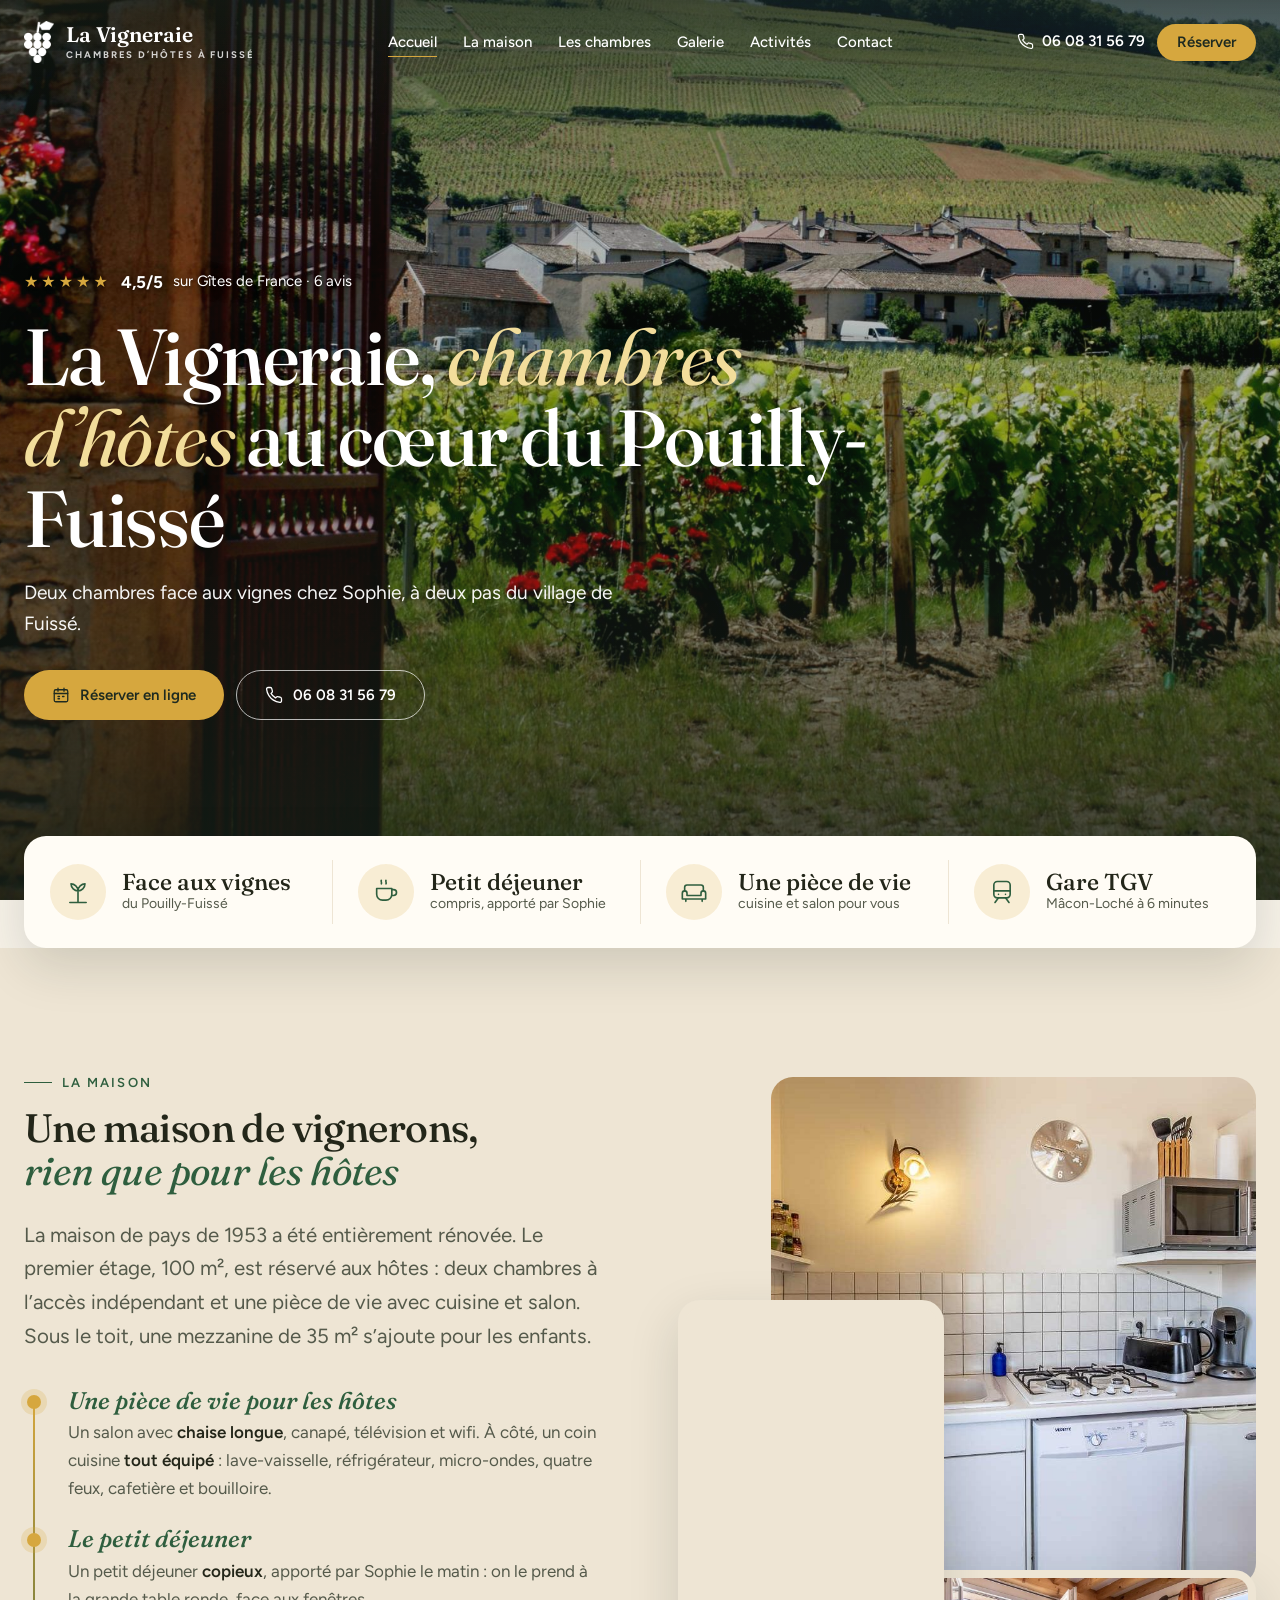
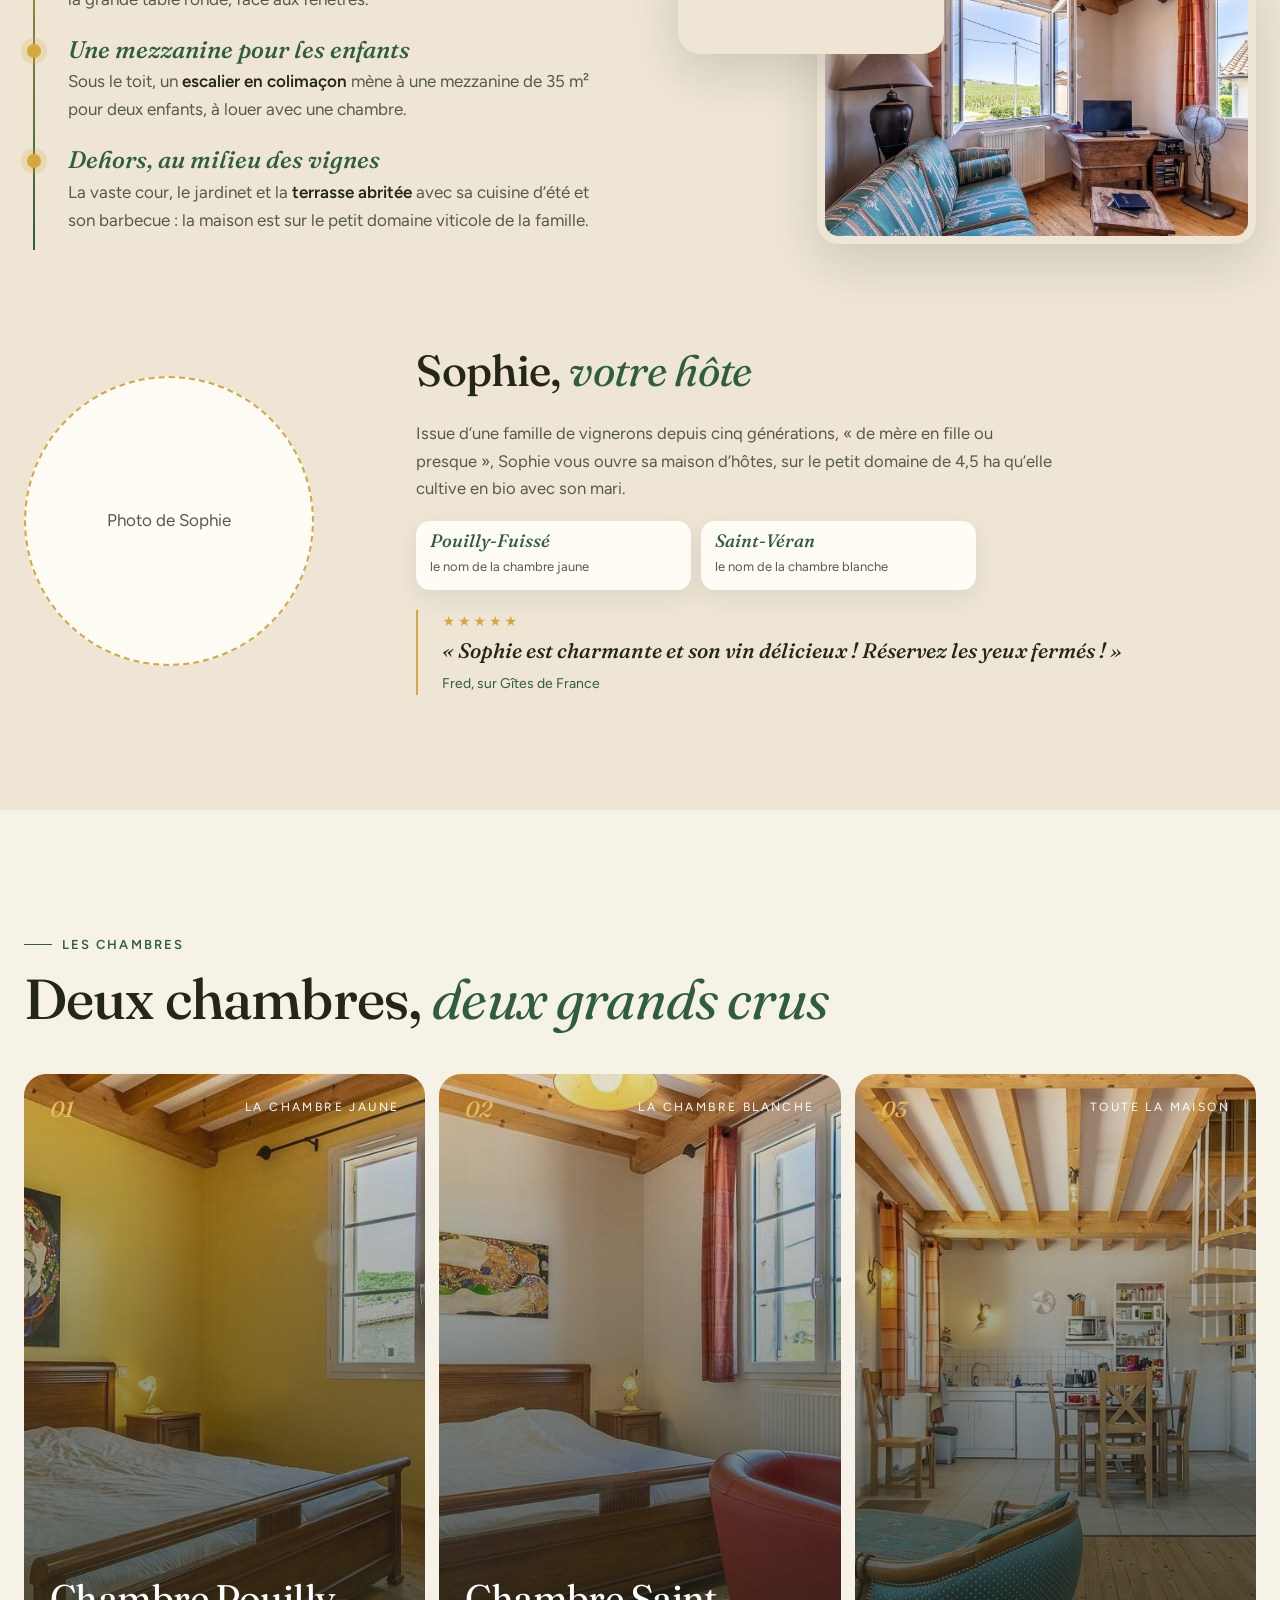
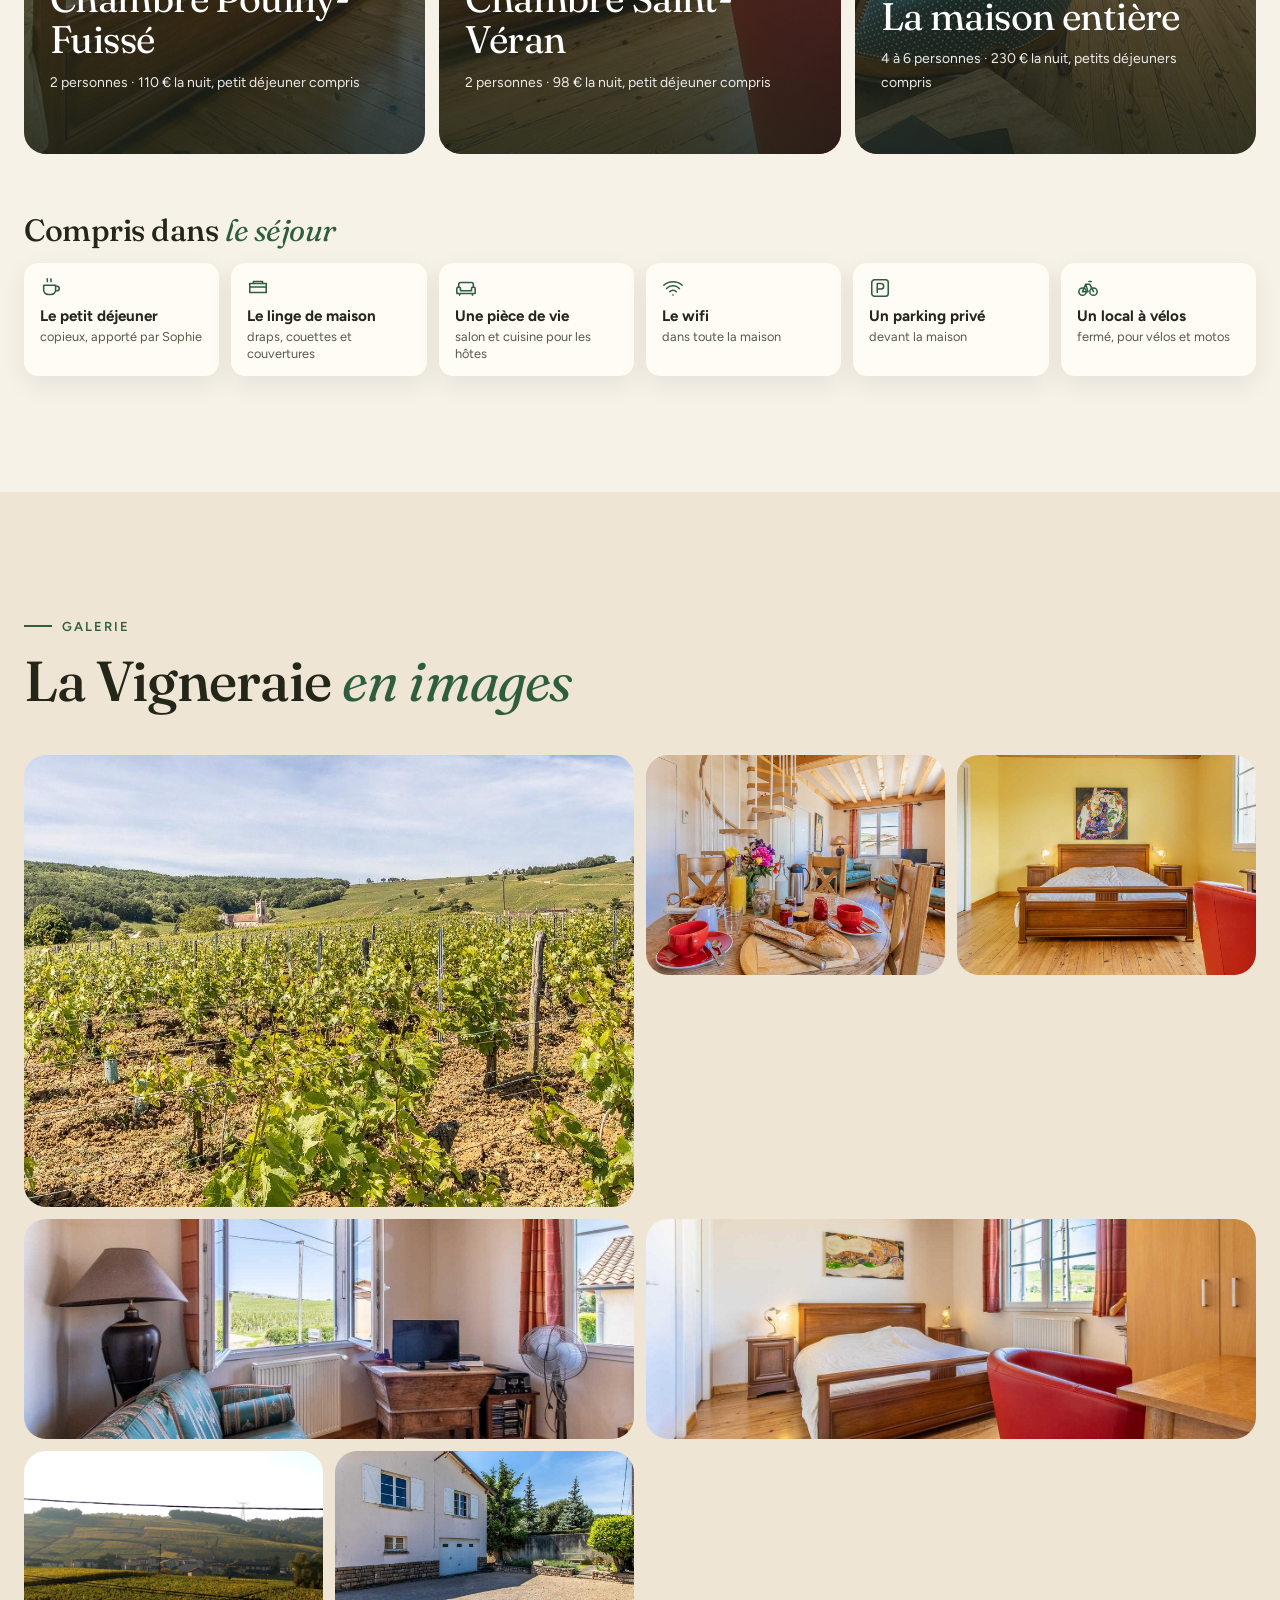
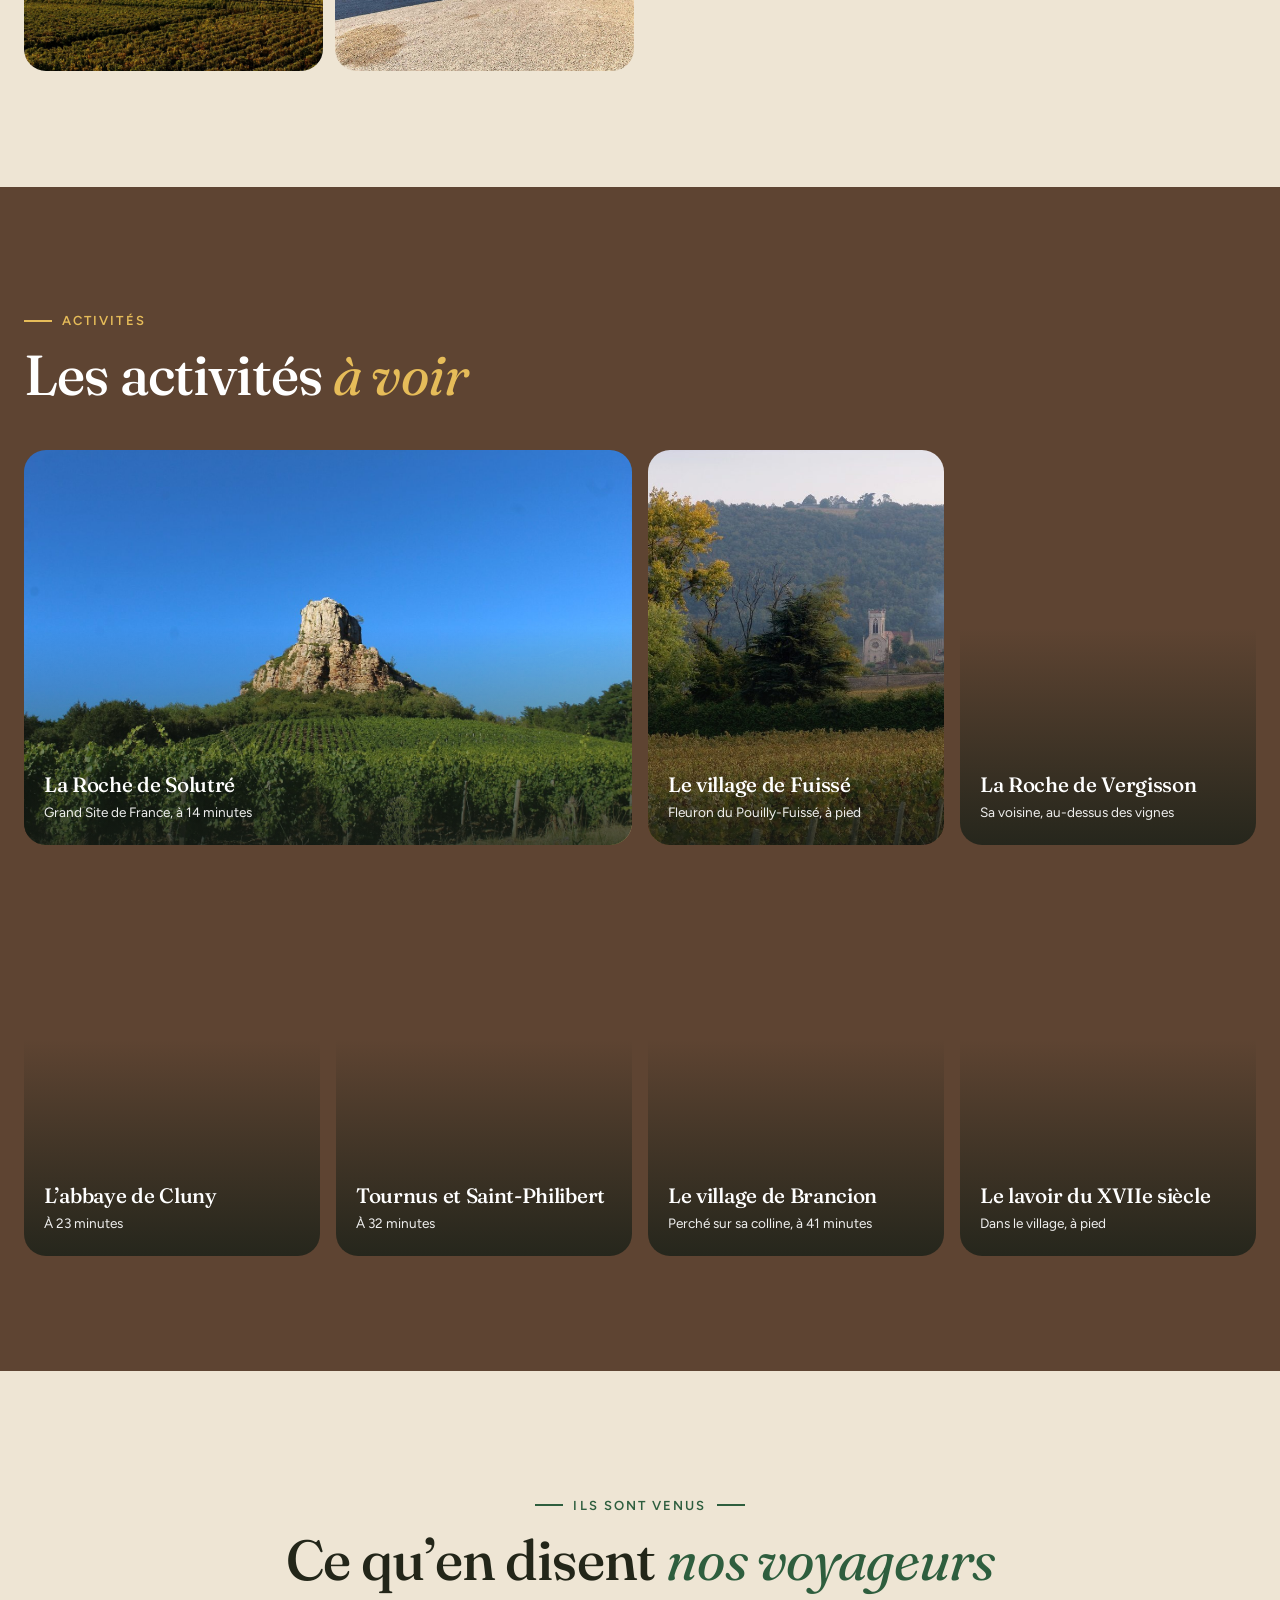
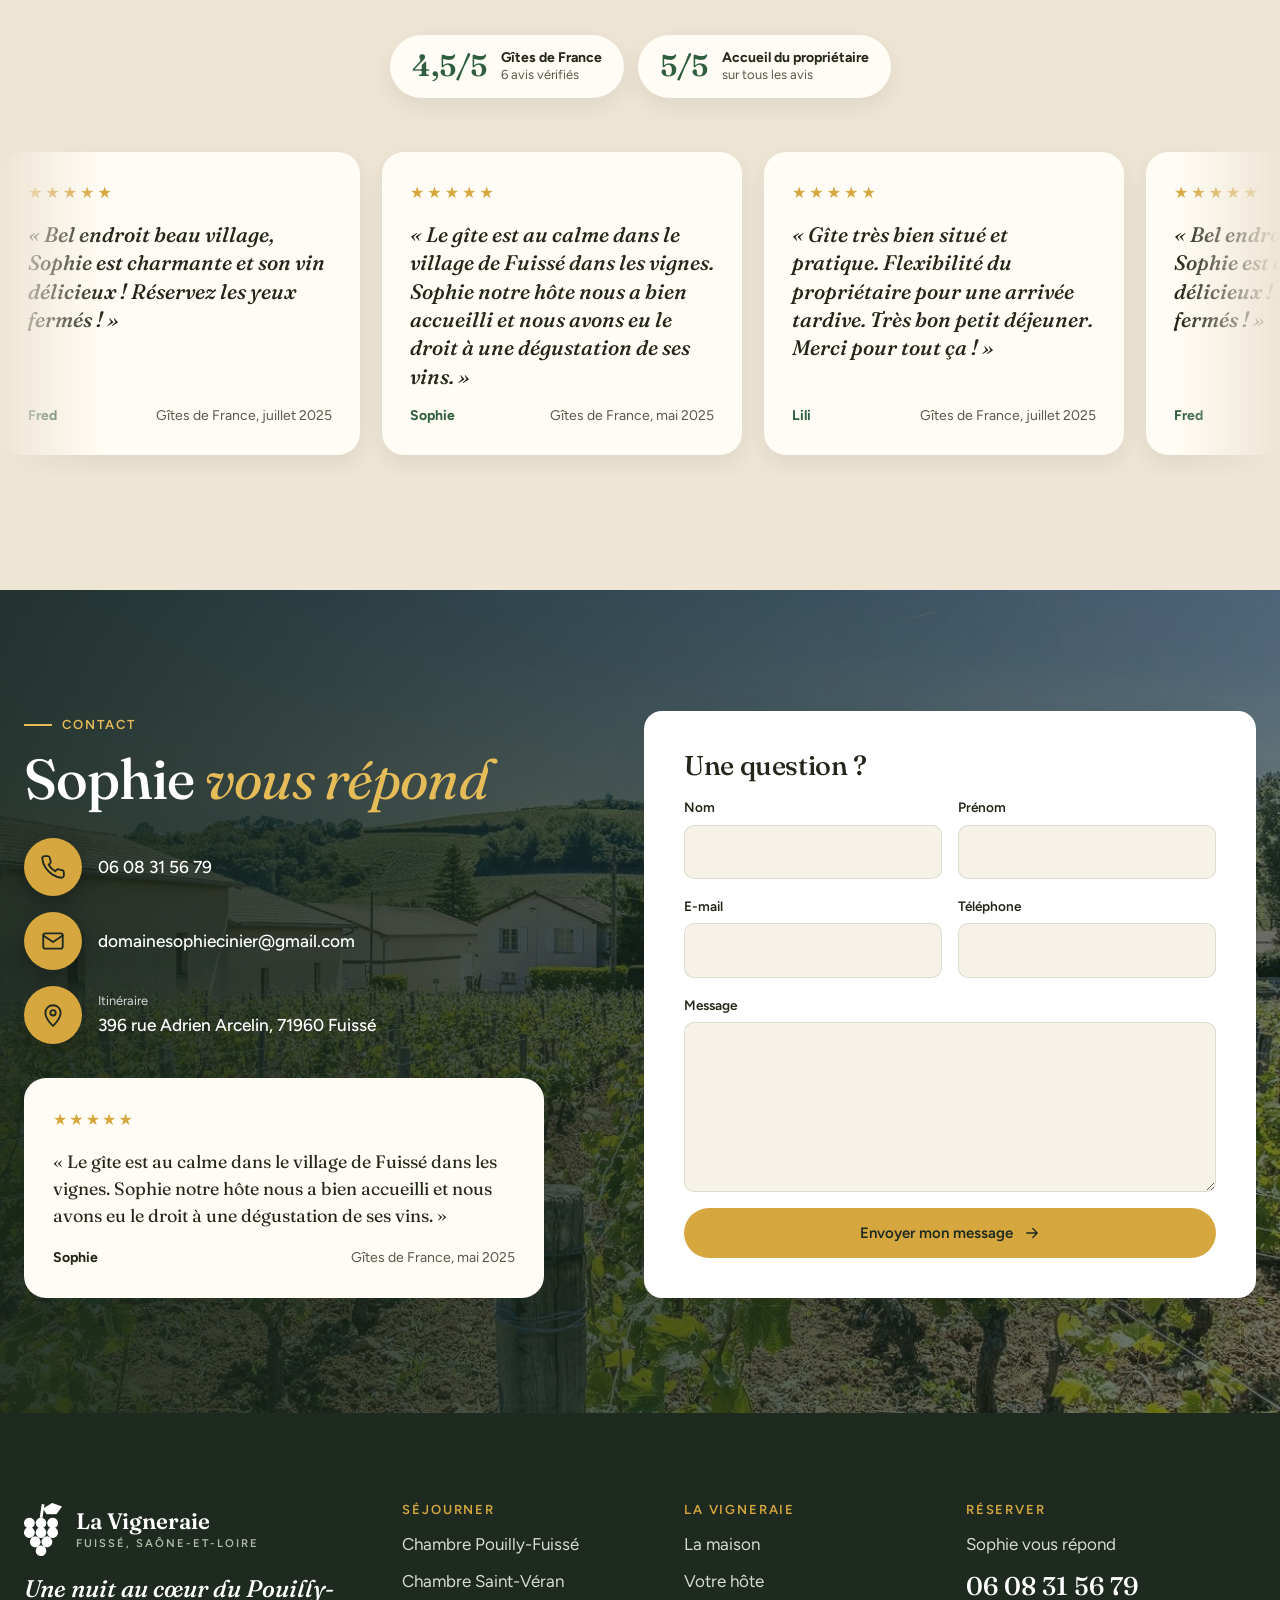
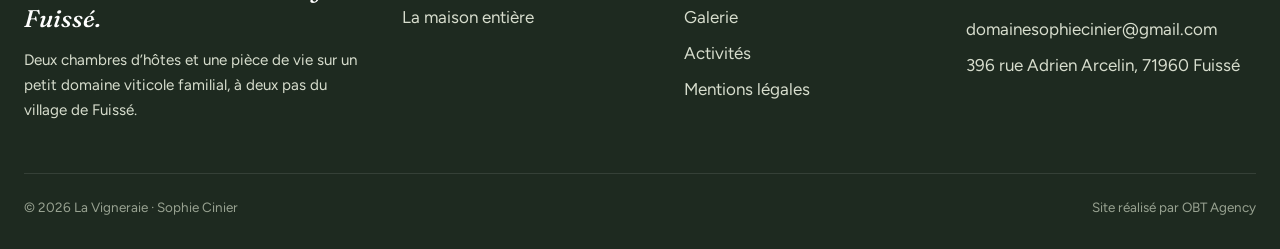
<file: index.html>
<!doctype html>
<html lang="fr">
<head>
<meta charset="utf-8">
<meta name="viewport" content="width=device-width, initial-scale=1">
<meta name="robots" content="noindex, nofollow">
<title>La Vigneraie · Chambres d’hôtes au cœur du Pouilly-Fuissé</title>
<meta name="description" content="La Vigneraie : deux chambres d’hôtes avec petit déjeuner et une pièce de vie sur un domaine viticole familial à Fuissé (Saône-et-Loire), à 6 minutes de la gare TGV Mâcon-Loché.">
<link rel="icon" href="images/favicon.png">
<link rel="preconnect" href="https://fonts.googleapis.com">
<link rel="preconnect" href="https://fonts.gstatic.com" crossorigin>
<link href="https://fonts.googleapis.com/css2?family=Fraunces:ital,opsz,wght@0,9..144,400;0,9..144,500;0,9..144,600;1,9..144,400;1,9..144,500&family=Figtree:wght@400;500;600;700&display=swap" rel="stylesheet">
<link rel="stylesheet" href="css/style.css">
</head>
<body data-page="accueil">
<div class="loader" aria-hidden="true">
  <img class="fond" src="images/vignes/rangs.jpg" alt="">
  <img class="logo-entree" src="images/logo-blanc.png" alt="">
</div>
<header class="entete">
  <div class="conteneur barre">
    <a class="logo" href="index.html#accueil" aria-label="La Vigneraie, accueil"><span class="grappe"><img class="blanc" src="images/grappe-blanc.png" alt="" width="152" height="211"><img class="sombre" src="images/grappe-sombre.png" alt="" width="152" height="211"></span><span class="nom">La Vigneraie<small>Chambres d’hôtes à Fuissé</small></span></a>
    <ul class="menu">
      <li><a href="index.html#accueil" class="actif">Accueil</a></li>
      <li><a href="index.html#la-maison">La maison</a></li>
      <li><a href="index.html#chambres">Les chambres</a></li>
      <li><a href="index.html#galerie">Galerie</a></li>
      <li><a href="index.html#activites">Activités</a></li>
      <li><a href="index.html#contact">Contact</a></li>
    </ul>
    <div class="actions">
      <a class="tel-entete" href="tel:+33608315679"><svg viewBox="0 0 24 24" fill="none" stroke="currentColor" stroke-width="1.7" stroke-linecap="round" stroke-linejoin="round" aria-hidden="true"><path d="M22 16.9v3a2 2 0 0 1-2.2 2 19.8 19.8 0 0 1-8.6-3.1 19.5 19.5 0 0 1-6-6A19.8 19.8 0 0 1 2.1 4.2 2 2 0 0 1 4.1 2h3a2 2 0 0 1 2 1.7c.1 1 .4 1.9.7 2.8a2 2 0 0 1-.5 2.1L8 9.9a16 16 0 0 0 6 6l1.3-1.3a2 2 0 0 1 2.1-.4c.9.3 1.8.6 2.8.7a2 2 0 0 1 1.7 2z"/></svg><span>06 08 31 56 79</span></a>
      <a class="btn btn-plein" href="index.html#contact" data-reserver>Réserver</a>
      <button class="burger" aria-label="Menu" aria-expanded="false"><span></span></button>
    </div>
  </div>
</header>
<main>
<section class="hero" id="accueil">
  <div class="diapos">
    <img class="fond actif" src="images/vignes/portail.jpg" alt="Le portail ouvert sur les vignes et le village de Fuissé">
    <img class="fond" src="images/vie/piece-escalier.jpg" alt="La pièce de vie de La Vigneraie">
    <img class="fond" src="images/pouilly-fuisse/chambre.jpg" alt="La chambre Pouilly-Fuissé">
  </div>
  <div class="contenu avec-bande">
    <a class="note-heros" href="https://www.gites-de-france.com/fr/bourgogne-franche-comte/saone-et-loire/la-vigneraie-71g2586" target="_blank" rel="noopener" aria-label="4,5 sur 5 sur Gîtes de France, 6 avis : voir la fiche de La Vigneraie"><span class="etoiles" aria-hidden="true">★★★★★</span><strong>4,5/5</strong><span>sur Gîtes de France · 6 avis</span></a>
    <h1>La Vigneraie, <em>chambres d’hôtes</em> au cœur du Pouilly-Fuissé</h1>
    <p class="sous">Deux chambres face aux vignes chez Sophie, à deux pas du village de Fuissé.</p>
    <div class="boutons">
      <a class="btn btn-plein" href="index.html#contact" data-reserver><svg viewBox="0 0 24 24" fill="none" stroke="currentColor" stroke-width="1.7" stroke-linecap="round" stroke-linejoin="round" aria-hidden="true"><rect x="3" y="5" width="18" height="16" rx="2"/><path d="M3 10h18M8 3v4M16 3v4M8 14h2M14 14h2M8 17h2"/></svg> Réserver en ligne</a>
      <a class="btn btn-blanc" href="tel:+33608315679"><svg viewBox="0 0 24 24" fill="none" stroke="currentColor" stroke-width="1.7" stroke-linecap="round" stroke-linejoin="round" aria-hidden="true"><path d="M22 16.9v3a2 2 0 0 1-2.2 2 19.8 19.8 0 0 1-8.6-3.1 19.5 19.5 0 0 1-6-6A19.8 19.8 0 0 1 2.1 4.2 2 2 0 0 1 4.1 2h3a2 2 0 0 1 2 1.7c.1 1 .4 1.9.7 2.8a2 2 0 0 1-.5 2.1L8 9.9a16 16 0 0 0 6 6l1.3-1.3a2 2 0 0 1 2.1-.4c.9.3 1.8.6 2.8.7a2 2 0 0 1 1.7 2z"/></svg> 06 08 31 56 79</a>
    </div>
  </div>
</section>

<div class="bande-mots"><ul data-reveal><li><span class="icone"><svg viewBox="0 0 24 24" fill="none" stroke="currentColor" stroke-width="1.7" stroke-linecap="round" stroke-linejoin="round" aria-hidden="true"><path d="M12 21V11M12 11c-3 0-6-2.5-6-6 3 0 6 2.5 6 6zM12 11c3 0 6-2.5 6-6-3 0-6 2.5-6 6zM5 21h14"/></svg></span><span><strong>Face aux vignes</strong>du Pouilly-Fuissé</span></li><li><span class="icone"><svg viewBox="0 0 24 24" fill="none" stroke="currentColor" stroke-width="1.7" stroke-linecap="round" stroke-linejoin="round" aria-hidden="true"><path d="M4 9h13v5a5 5 0 0 1-5 5H9a5 5 0 0 1-5-5zM17 10h1.5a2.5 2.5 0 0 1 0 5H17M8 2c-.7 1 .7 2 0 3M12 2c-.7 1 .7 2 0 3"/></svg></span><span><strong>Petit déjeuner</strong>compris, apporté par Sophie</span></li><li><span class="icone"><svg viewBox="0 0 24 24" fill="none" stroke="currentColor" stroke-width="1.7" stroke-linecap="round" stroke-linejoin="round" aria-hidden="true"><path d="M4 11V8a2 2 0 0 1 2-2h12a2 2 0 0 1 2 2v3"/><path d="M2 13a2 2 0 0 1 4 0v2h12v-2a2 2 0 0 1 4 0v5H2zM5 18v2M19 18v2"/></svg></span><span><strong>Une pièce de vie</strong>cuisine et salon pour vous</span></li><li><span class="icone"><svg viewBox="0 0 24 24" fill="none" stroke="currentColor" stroke-width="1.7" stroke-linecap="round" stroke-linejoin="round" aria-hidden="true"><rect x="5" y="3" width="14" height="14" rx="3"/><path d="M5 11h14M9 17l-3 4M15 17l3 4M9 14h.01M15 14h.01"/></svg></span><span><strong>Gare TGV</strong>Mâcon-Loché à 6 minutes</span></li></ul></div>

<section class="section creme" id="la-maison">
  <div class="conteneur">
    <div class="split">
      <div data-reveal>
        <span class="surtitre">La maison</span>
        <h2>Une maison de vignerons,<br><em class="it">rien que pour les hôtes</em></h2>
        <p class="chapeau">La maison de pays de 1953 a été entièrement rénovée. Le premier étage, 100 m², est réservé aux hôtes : deux chambres à l’accès indépendant et une pièce de vie avec cuisine et salon. Sous le toit, une mezzanine de 35 m² s’ajoute pour les enfants.</p>
        <ol class="liste-spas">
          <li><span class="nom">Une pièce de vie pour les hôtes</span><p>Un salon avec <strong>chaise longue</strong>, canapé, télévision et wifi. À côté, un coin cuisine <strong>tout équipé</strong> : lave-vaisselle, réfrigérateur, micro-ondes, quatre feux, cafetière et bouilloire.</p></li>
          <li><span class="nom">Le petit déjeuner</span><p>Un petit déjeuner <strong>copieux</strong>, apporté par Sophie le matin : on le prend à la grande table ronde, face aux fenêtres.</p></li>
          <li><span class="nom">Une mezzanine pour les enfants</span><p>Sous le toit, un <strong>escalier en colimaçon</strong> mène à une mezzanine de 35 m² pour deux enfants, à louer avec une chambre.</p></li>
          <li><span class="nom">Dehors, au milieu des vignes</span><p>La vaste cour, le jardinet et la <strong>terrasse abritée</strong> avec sa cuisine d’été et son barbecue : la maison est sur le petit domaine viticole de la famille.</p></li>
        </ol>
      </div>
      <div class="collage" data-reveal>
        <div class="superposees">
          <div class="grande photo-cadre"><img src="images/vie/cuisine.jpg" alt="La cuisine équipée" loading="lazy" decoding="async"></div>
          <div class="petite photo-cadre"><img src="images/maison/facade-jardin.jpg" alt="La maison et son jardinet" loading="lazy" decoding="async"></div>
        </div>
        <div class="salon-large photo-cadre"><img src="images/vie/salon-vignes.jpg" alt="Le salon, la télévision et la fenêtre sur les vignes" loading="lazy" decoding="async"></div>
      </div>
    </div>
    <div class="hote-bloc" id="hote" data-reveal>
      <div class="hote-rond" role="img" aria-label="Photo de Sophie à ajouter"><span>Photo de Sophie</span></div>
      <div class="hote-texte">
        <h3>Sophie, <em class="it">votre hôte</em></h3>
        <p class="chapeau">Issue d’une famille de vignerons depuis cinq générations, « de mère en fille ou presque », Sophie vous ouvre sa maison d’hôtes, sur le petit domaine de 4,5 ha qu’elle cultive en bio avec son mari.</p>
        <div class="appellations"><div><strong>Pouilly-Fuissé</strong><small>le nom de la chambre jaune</small></div><div><strong>Saint-Véran</strong><small>le nom de la chambre blanche</small></div></div>
        <ul class="citations">
          <li><span class="etoiles" role="img" aria-label="5 sur 5">★★★★★</span><q>Sophie est charmante et son vin délicieux ! Réservez les yeux fermés !</q><cite>Fred, sur Gîtes de France</cite></li>
        </ul>
      </div>
    </div>
  </div>
</section>

<section class="section" id="chambres">
  <div class="conteneur">
    <div class="entete-section"><div><span class="surtitre">Les chambres</span><h2>Deux chambres, <em class="it">deux grands crus</em></h2></div></div>
    <div class="portes" data-reveal>
      <article class="carte-chambre porte" data-ouvre="chambre-pouilly-fuisse">
        <img src="images/pouilly-fuisse/chambre.jpg" alt="Chambre Pouilly-Fuissé" loading="lazy" decoding="async">
        <span class="num">01</span><span class="verbe">La chambre jaune</span>
        <div class="bas">
          <h3>Chambre Pouilly-Fuissé</h3>
          <div class="infos">2 personnes · 110 € la nuit, petit déjeuner compris</div>
          <p>Les murs couleur soleil, un grand lit de 160 et sa salle d’eau privative, face aux vignes.</p>
          <button class="btn btn-plein" type="button" data-ouvre="chambre-pouilly-fuisse">Voir la chambre</button>
        </div>
      </article>
      <article class="carte-chambre porte" data-ouvre="chambre-saint-veran">
        <img src="images/saint-veran/chambre.jpg" alt="Chambre Saint-Véran" loading="lazy" decoding="async">
        <span class="num">02</span><span class="verbe">La chambre blanche</span>
        <div class="bas">
          <h3>Chambre Saint-Véran</h3>
          <div class="infos">2 personnes · 98 € la nuit, petit déjeuner compris</div>
          <p>Une chambre claire aux paysages peints, sa salle d’eau et ses toilettes indépendantes.</p>
          <button class="btn btn-plein" type="button" data-ouvre="chambre-saint-veran">Voir la chambre</button>
        </div>
      </article>
      <article class="carte-chambre porte" data-ouvre="la-maison-entiere">
        <img src="images/vie/piece-escalier.jpg" alt="La maison entière" loading="lazy" decoding="async">
        <span class="num">03</span><span class="verbe">Toute la maison</span>
        <div class="bas">
          <h3>La maison entière</h3>
          <div class="infos">4 à 6 personnes · 230 € la nuit, petits déjeuners compris</div>
          <p>Les deux chambres, la mezzanine pour les enfants et la pièce de vie, rien que pour vous.</p>
          <button class="btn btn-plein" type="button" data-ouvre="la-maison-entiere">Voir la maison</button>
        </div>
      </article>
    </div>
    <h3 class="titre-compris">Compris dans <em class="it">le séjour</em></h3>
    <div class="compris-mini"><div class="bloc" data-reveal><svg viewBox="0 0 24 24" fill="none" stroke="currentColor" stroke-width="1.7" stroke-linecap="round" stroke-linejoin="round" aria-hidden="true"><path d="M4 9h13v5a5 5 0 0 1-5 5H9a5 5 0 0 1-5-5zM17 10h1.5a2.5 2.5 0 0 1 0 5H17M8 2c-.7 1 .7 2 0 3M12 2c-.7 1 .7 2 0 3"/></svg><div><strong>Le petit déjeuner</strong><small>copieux, apporté par Sophie</small></div></div><div class="bloc" data-reveal><svg viewBox="0 0 24 24" fill="none" stroke="currentColor" stroke-width="1.7" stroke-linecap="round" stroke-linejoin="round" aria-hidden="true"><path d="M3 7h18v10H3z"/><path d="M3 11h18M7 7V5h10v2"/></svg><div><strong>Le linge de maison</strong><small>draps, couettes et couvertures</small></div></div><div class="bloc" data-reveal><svg viewBox="0 0 24 24" fill="none" stroke="currentColor" stroke-width="1.7" stroke-linecap="round" stroke-linejoin="round" aria-hidden="true"><path d="M4 11V8a2 2 0 0 1 2-2h12a2 2 0 0 1 2 2v3"/><path d="M2 13a2 2 0 0 1 4 0v2h12v-2a2 2 0 0 1 4 0v5H2zM5 18v2M19 18v2"/></svg><div><strong>Une pièce de vie</strong><small>salon et cuisine pour les hôtes</small></div></div><div class="bloc" data-reveal><svg viewBox="0 0 24 24" fill="none" stroke="currentColor" stroke-width="1.7" stroke-linecap="round" stroke-linejoin="round" aria-hidden="true"><path d="M5 12.5a10 10 0 0 1 14 0M8.5 16a5 5 0 0 1 7 0M2 9a15 15 0 0 1 20 0M12 19.5h.01"/></svg><div><strong>Le wifi</strong><small>dans toute la maison</small></div></div><div class="bloc" data-reveal><svg viewBox="0 0 24 24" fill="none" stroke="currentColor" stroke-width="1.7" stroke-linecap="round" stroke-linejoin="round" aria-hidden="true"><rect x="3" y="3" width="18" height="18" rx="3"/><path d="M9 17V7h4a3 3 0 0 1 0 6H9"/></svg><div><strong>Un parking privé</strong><small>devant la maison</small></div></div><div class="bloc" data-reveal><svg viewBox="0 0 24 24" fill="none" stroke="currentColor" stroke-width="1.7" stroke-linecap="round" stroke-linejoin="round" aria-hidden="true"><circle cx="6" cy="16" r="4"/><circle cx="18" cy="16" r="4"/><path d="M6 16 9.5 8H14l4 8M9.5 8 12 16h-6M13 5h2.5"/></svg><div><strong>Un local à vélos</strong><small>fermé, pour vélos et motos</small></div></div></div>
  </div>
</section>

<section class="section creme" id="galerie">
  <div class="conteneur">
    <div class="entete-section"><div><span class="surtitre">Galerie</span><h2>La Vigneraie <em class="it">en images</em></h2></div></div>
    <div class="mosaique longue" data-reveal><button class="" data-galerie="images/vignes/rangs.jpg" data-legende="Les vignes et le clocher de Fuissé" aria-label="Agrandir : Les vignes et le clocher de Fuissé"><img src="images/vignes/rangs.jpg" alt="Les vignes et le clocher de Fuissé" loading="lazy" decoding="async"><span>Les vignes et le clocher de Fuissé</span></button><button class="" data-galerie="images/vie/petit-dejeuner.jpg" data-legende="Le petit déjeuner" aria-label="Agrandir : Le petit déjeuner"><img src="images/vie/petit-dejeuner.jpg" alt="Le petit déjeuner" loading="lazy" decoding="async"><span>Le petit déjeuner</span></button><button class="" data-galerie="images/pouilly-fuisse/klimt.jpg" data-legende="La chambre Pouilly-Fuissé" aria-label="Agrandir : La chambre Pouilly-Fuissé"><img src="images/pouilly-fuisse/klimt.jpg" alt="La chambre Pouilly-Fuissé" loading="lazy" decoding="async"><span>La chambre Pouilly-Fuissé</span></button><button class="" data-galerie="images/maison/terrasse.jpg" data-legende="La terrasse abritée" aria-label="Agrandir : La terrasse abritée"><img src="images/maison/terrasse.jpg" alt="La terrasse abritée" loading="lazy" decoding="async"><span>La terrasse abritée</span></button><button class="" data-galerie="images/vignes/raisins.jpg" data-legende="Le chardonnay avant les vendanges" aria-label="Agrandir : Le chardonnay avant les vendanges"><img src="images/vignes/raisins.jpg" alt="Le chardonnay avant les vendanges" loading="lazy" decoding="async"><span>Le chardonnay avant les vendanges</span></button><button class="" data-galerie="images/vie/salon-vignes.jpg" data-legende="Le salon, fenêtre sur les vignes" aria-label="Agrandir : Le salon, fenêtre sur les vignes"><img src="images/vie/salon-vignes.jpg" alt="Le salon, fenêtre sur les vignes" loading="lazy" decoding="async"><span>Le salon, fenêtre sur les vignes</span></button><button class="" data-galerie="images/saint-veran/chambre.jpg" data-legende="La chambre Saint-Véran" aria-label="Agrandir : La chambre Saint-Véran"><img src="images/saint-veran/chambre.jpg" alt="La chambre Saint-Véran" loading="lazy" decoding="async"><span>La chambre Saint-Véran</span></button><button class="" data-galerie="images/vignes/automne.jpg" data-legende="Les vignes en automne" aria-label="Agrandir : Les vignes en automne"><img src="images/vignes/automne.jpg" alt="Les vignes en automne" loading="lazy" decoding="async"><span>Les vignes en automne</span></button><button class="" data-galerie="images/maison/facade.jpg" data-legende="La maison et sa cour" aria-label="Agrandir : La maison et sa cour"><img src="images/maison/facade.jpg" alt="La maison et sa cour" loading="lazy" decoding="async"><span>La maison et sa cour</span></button><button class="" data-galerie="images/vignes/vendanges.jpg" data-legende="Les vendanges en septembre" aria-label="Agrandir : Les vendanges en septembre"><img src="images/vignes/vendanges.jpg" alt="Les vendanges en septembre" loading="lazy" decoding="async"><span>Les vendanges en septembre</span></button></div>
  </div>
</section>

<section class="section brun" id="activites">
  <div class="conteneur">
    <div class="entete-section">
      <div><span class="surtitre">Activités</span><h2>Les activités <em class="it">à voir</em></h2></div>
    </div>
    <div class="activites"><div class="activite large" data-reveal><img src="images/region/solutre.jpg" alt="La Roche de Solutré" loading="lazy" decoding="async"><div class="txt"><h3>La Roche de Solutré</h3><small>Grand Site de France, à 14 minutes</small></div></div><div class="activite" data-reveal><img src="images/village/eglise.jpg" alt="Le village de Fuissé" loading="lazy" decoding="async"><div class="txt"><h3>Le village de Fuissé</h3><small>Fleuron du Pouilly-Fuissé, à pied</small></div></div><div class="activite" data-reveal><img src="images/region/vergisson.jpg" alt="La Roche de Vergisson" loading="lazy" decoding="async"><div class="txt"><h3>La Roche de Vergisson</h3><small>Sa voisine, au-dessus des vignes</small></div></div><div class="activite" data-reveal><img src="images/region/cluny.jpg" alt="L’abbaye de Cluny" loading="lazy" decoding="async"><div class="txt"><h3>L’abbaye de Cluny</h3><small>À 23 minutes</small></div></div><div class="activite" data-reveal><img src="images/region/tournus.jpg" alt="Tournus et Saint-Philibert" loading="lazy" decoding="async"><div class="txt"><h3>Tournus et Saint-Philibert</h3><small>À 32 minutes</small></div></div><div class="activite" data-reveal><img src="images/region/brancion.jpg" alt="Le village de Brancion" loading="lazy" decoding="async"><div class="txt"><h3>Le village de Brancion</h3><small>Perché sur sa colline, à 41 minutes</small></div></div><div class="activite" data-reveal><img src="images/village/lavoir.jpg" alt="Le lavoir du XVIIe siècle" loading="lazy" decoding="async"><div class="txt"><h3>Le lavoir du XVIIe siècle</h3><small>Dans le village, à pied</small></div></div></div>
  </div>
</section>

<section class="section creme" id="avis">
  <div class="entete-section centre conteneur"><div><span class="surtitre">Ils sont venus</span><h2>Ce qu’en disent <em class="it">nos voyageurs</em></h2></div></div>
  <div class="notes" data-reveal>
    <span class="note"><span class="chiffre">4,5/5</span><span class="detail"><strong>Gîtes de France</strong>6 avis vérifiés</span></span>
    <span class="note"><span class="chiffre">5/5</span><span class="detail"><strong>Accueil du propriétaire</strong>sur tous les avis</span></span>
  </div>
  <div class="defile" data-reveal><div class="piste"><article class="carte-avis"><span class="etoiles" role="img" aria-label="5 sur 5">★★★★★<span class="eteinte"></span></span><blockquote>« Bel endroit beau village, Sophie est charmante et son vin délicieux ! Réservez les yeux fermés ! »</blockquote><footer><strong>Fred</strong><span>Gîtes de France, juillet 2025</span></footer></article><article class="carte-avis"><span class="etoiles" role="img" aria-label="5 sur 5">★★★★★<span class="eteinte"></span></span><blockquote>« Le gîte est au calme dans le village de Fuissé dans les vignes. Sophie notre hôte nous a bien accueilli et nous avons eu le droit à une dégustation de ses vins. »</blockquote><footer><strong>Sophie</strong><span>Gîtes de France, mai 2025</span></footer></article><article class="carte-avis"><span class="etoiles" role="img" aria-label="5 sur 5">★★★★★<span class="eteinte"></span></span><blockquote>« Gîte très bien situé et pratique. Flexibilité du propriétaire pour une arrivée tardive. Très bon petit déjeuner. Merci pour tout ça ! »</blockquote><footer><strong>Lili</strong><span>Gîtes de France, juillet 2025</span></footer></article><article class="carte-avis"><span class="etoiles" role="img" aria-label="5 sur 5">★★★★★<span class="eteinte"></span></span><blockquote>« Bel endroit beau village, Sophie est charmante et son vin délicieux ! Réservez les yeux fermés ! »</blockquote><footer><strong>Fred</strong><span>Gîtes de France, juillet 2025</span></footer></article><article class="carte-avis"><span class="etoiles" role="img" aria-label="5 sur 5">★★★★★<span class="eteinte"></span></span><blockquote>« Le gîte est au calme dans le village de Fuissé dans les vignes. Sophie notre hôte nous a bien accueilli et nous avons eu le droit à une dégustation de ses vins. »</blockquote><footer><strong>Sophie</strong><span>Gîtes de France, mai 2025</span></footer></article><article class="carte-avis"><span class="etoiles" role="img" aria-label="5 sur 5">★★★★★<span class="eteinte"></span></span><blockquote>« Gîte très bien situé et pratique. Flexibilité du propriétaire pour une arrivée tardive. Très bon petit déjeuner. Merci pour tout ça ! »</blockquote><footer><strong>Lili</strong><span>Gîtes de France, juillet 2025</span></footer></article><article class="carte-avis" aria-hidden="true"><span class="etoiles" role="img" aria-label="5 sur 5">★★★★★<span class="eteinte"></span></span><blockquote>« Bel endroit beau village, Sophie est charmante et son vin délicieux ! Réservez les yeux fermés ! »</blockquote><footer><strong>Fred</strong><span>Gîtes de France, juillet 2025</span></footer></article><article class="carte-avis" aria-hidden="true"><span class="etoiles" role="img" aria-label="5 sur 5">★★★★★<span class="eteinte"></span></span><blockquote>« Le gîte est au calme dans le village de Fuissé dans les vignes. Sophie notre hôte nous a bien accueilli et nous avons eu le droit à une dégustation de ses vins. »</blockquote><footer><strong>Sophie</strong><span>Gîtes de France, mai 2025</span></footer></article><article class="carte-avis" aria-hidden="true"><span class="etoiles" role="img" aria-label="5 sur 5">★★★★★<span class="eteinte"></span></span><blockquote>« Gîte très bien situé et pratique. Flexibilité du propriétaire pour une arrivée tardive. Très bon petit déjeuner. Merci pour tout ça ! »</blockquote><footer><strong>Lili</strong><span>Gîtes de France, juillet 2025</span></footer></article><article class="carte-avis" aria-hidden="true"><span class="etoiles" role="img" aria-label="5 sur 5">★★★★★<span class="eteinte"></span></span><blockquote>« Bel endroit beau village, Sophie est charmante et son vin délicieux ! Réservez les yeux fermés ! »</blockquote><footer><strong>Fred</strong><span>Gîtes de France, juillet 2025</span></footer></article><article class="carte-avis" aria-hidden="true"><span class="etoiles" role="img" aria-label="5 sur 5">★★★★★<span class="eteinte"></span></span><blockquote>« Le gîte est au calme dans le village de Fuissé dans les vignes. Sophie notre hôte nous a bien accueilli et nous avons eu le droit à une dégustation de ses vins. »</blockquote><footer><strong>Sophie</strong><span>Gîtes de France, mai 2025</span></footer></article><article class="carte-avis" aria-hidden="true"><span class="etoiles" role="img" aria-label="5 sur 5">★★★★★<span class="eteinte"></span></span><blockquote>« Gîte très bien situé et pratique. Flexibilité du propriétaire pour une arrivée tardive. Très bon petit déjeuner. Merci pour tout ça ! »</blockquote><footer><strong>Lili</strong><span>Gîtes de France, juillet 2025</span></footer></article></div></div>
</section>

<section class="contact-landing" id="contact">
  <img class="fond-contact" src="images/vignes/ete.jpg" alt="" loading="lazy" decoding="async">
  <div class="conteneur contact-flex">
    <div data-reveal>
      <span class="surtitre">Contact</span>
      <h2>Sophie <em class="it">vous répond</em></h2>
      <div class="coordonnees-rondes">
  <a href="tel:+33608315679"><span class="rond-contact"><svg viewBox="0 0 24 24" fill="none" stroke="currentColor" stroke-width="1.7" stroke-linecap="round" stroke-linejoin="round" aria-hidden="true"><path d="M22 16.9v3a2 2 0 0 1-2.2 2 19.8 19.8 0 0 1-8.6-3.1 19.5 19.5 0 0 1-6-6A19.8 19.8 0 0 1 2.1 4.2 2 2 0 0 1 4.1 2h3a2 2 0 0 1 2 1.7c.1 1 .4 1.9.7 2.8a2 2 0 0 1-.5 2.1L8 9.9a16 16 0 0 0 6 6l1.3-1.3a2 2 0 0 1 2.1-.4c.9.3 1.8.6 2.8.7a2 2 0 0 1 1.7 2z"/></svg></span><span>06 08 31 56 79</span></a>
  <a href="mailto:domainesophiecinier@gmail.com"><span class="rond-contact"><svg viewBox="0 0 24 24" fill="none" stroke="currentColor" stroke-width="1.7" stroke-linecap="round" stroke-linejoin="round" aria-hidden="true"><rect x="3" y="5" width="18" height="14" rx="2"/><path d="m3 7 9 6 9-6"/></svg></span><span>domainesophiecinier@gmail.com</span></a>
  <a href="https://www.google.com/maps/search/?api=1&query=La+Vigneraie+396+rue+Adrien+Arcelin+71960+Fuiss%C3%A9" target="_blank" rel="noopener"><span class="rond-contact"><svg viewBox="0 0 24 24" fill="none" stroke="currentColor" stroke-width="1.7" stroke-linecap="round" stroke-linejoin="round" aria-hidden="true"><path d="M12 22s7-6.1 7-12a7 7 0 0 0-14 0c0 5.9 7 12 7 12z"/><circle cx="12" cy="10" r="2.5"/></svg></span><span><small>Itinéraire</small>396 rue Adrien Arcelin, 71960 Fuissé</span></a>
</div>
      <div class="avis-auto" aria-live="off"><figure class="avis avis-seul actif"><div class="etoiles">★★★★★<span class="eteinte"></span></div><blockquote>« Bel endroit beau village, Sophie est charmante et son vin délicieux ! Réservez les yeux fermés ! »</blockquote><footer><strong>Fred</strong><span>Gîtes de France, juillet 2025</span></footer></figure><figure class="avis avis-seul"><div class="etoiles">★★★★★<span class="eteinte"></span></div><blockquote>« Le gîte est au calme dans le village de Fuissé dans les vignes. Sophie notre hôte nous a bien accueilli et nous avons eu le droit à une dégustation de ses vins. »</blockquote><footer><strong>Sophie</strong><span>Gîtes de France, mai 2025</span></footer></figure><figure class="avis avis-seul"><div class="etoiles">★★★★★<span class="eteinte"></span></div><blockquote>« Gîte très bien situé et pratique. Flexibilité du propriétaire pour une arrivée tardive. Très bon petit déjeuner. Merci pour tout ça ! »</blockquote><footer><strong>Lili</strong><span>Gîtes de France, juillet 2025</span></footer></figure></div>
    </div>
    <div data-reveal><form class="formulaire" id="reserver" novalidate>
  <h3>Une question ?</h3>
  <label>Nom<input type="text" name="nom" autocomplete="family-name" required></label>
  <label>Prénom<input type="text" name="prenom" autocomplete="given-name" required></label>
  <label>E-mail<input type="email" name="email" autocomplete="email" required></label>
  <label>Téléphone<input type="tel" name="tel" autocomplete="tel"></label>
  <label class="plein-l">Message<textarea name="message" required></textarea></label>
  <button class="btn btn-plein envoyer" type="submit">Envoyer mon message <svg viewBox="0 0 24 24" fill="none" stroke="currentColor" stroke-width="1.7" stroke-linecap="round" stroke-linejoin="round" aria-hidden="true"><path d="M5 12h14M13 6l6 6-6 6"/></svg></button>
  <p class="merci">Merci ! Sophie vous répond très vite.</p>
</form></div>
  </div>
</section>
<div class="modale" id="modale-chambre-pouilly-fuisse" role="dialog" aria-modal="true" aria-labelledby="titre-chambre-pouilly-fuisse">
  <div class="modale-fenetre">
    <button class="modale-fermer" type="button" aria-label="Fermer">&times;</button>
    <div class="modale-corps">
      <div class="carrousel">
        <div class="piste-photos"><img src="images/pouilly-fuisse/chambre.jpg" alt="La chambre Pouilly-Fuissé" loading="lazy" decoding="async"><img src="images/pouilly-fuisse/lit.jpg" alt="Le grand lit de 160" loading="lazy" decoding="async"><img src="images/pouilly-fuisse/coin-salon.jpg" alt="Le coin lecture" loading="lazy" decoding="async"><img src="images/pouilly-fuisse/klimt.jpg" alt="Le lit sous le tableau" loading="lazy" decoding="async"><img src="images/pouilly-fuisse/bureau.jpg" alt="Le bureau et l’armoire" loading="lazy" decoding="async"><img class="portrait" src="images/eau/vasque.jpg" alt="La salle d’eau, la vasque" loading="lazy" decoding="async"><img class="portrait" src="images/eau/douche.jpg" alt="La salle d’eau, la douche" loading="lazy" decoding="async"></div>
        <button class="prec" type="button" aria-label="Photo précédente">&#8249;</button>
        <button class="suiv" type="button" aria-label="Photo suivante">&#8250;</button>
        <span class="compte"></span>
      </div>
      <div class="points"><button type="button" aria-label="Photo 1"></button><button type="button" aria-label="Photo 2"></button><button type="button" aria-label="Photo 3"></button><button type="button" aria-label="Photo 4"></button><button type="button" aria-label="Photo 5"></button><button type="button" aria-label="Photo 6"></button><button type="button" aria-label="Photo 7"></button></div>
      <div class="modale-texte">
        <span class="surtitre">La chambre jaune</span>
        <h2 id="titre-chambre-pouilly-fuisse">Chambre Pouilly-Fuissé</h2>
        <a class="note-modale" href="https://www.gites-de-france.com/fr/bourgogne-franche-comte/saone-et-loire/la-vigneraie-71g2586" target="_blank" rel="noopener"><span class="etoiles" aria-hidden="true">★★★★★</span><strong>4,5/5</strong><span>sur Gîtes de France · 6 avis</span></a>
        <div class="pastilles"><span>2 personnes</span><span>1 lit de 160 × 200</span><span>douche et WC</span><span>110 € la nuit</span></div>
        <p class="chapo">Au premier étage, la chambre Pouilly-Fuissé a son accès indépendant et sa salle d’eau privative. Le matin, on ouvre les volets sur les vignes du Mâconnais.</p>
        <p>Murs jaunes, plancher en bois clair et poutres apparentes : la chambre est lumineuse toute la journée. Elle est soigneusement décorée, avec un grand lit, un bureau, une armoire et un porte-vêtements.</p><p>Le linge de maison, les draps, les couettes et les couvertures sont fournis. Le petit déjeuner, compris dans le prix, vous attend dans la pièce de vie, juste à côté.</p>
        <div class="pieces"><div class="piece"><svg viewBox="0 0 24 24" fill="none" stroke="currentColor" stroke-width="1.7" stroke-linecap="round" stroke-linejoin="round" aria-hidden="true"><path d="M3 18v-7a2 2 0 0 1 2-2h14a2 2 0 0 1 2 2v7M3 14h18M3 18v2M21 18v2M7 9V6h10v3"/></svg><strong>Un grand lit</strong><small>160 × 200, linge fourni</small></div><div class="piece"><svg viewBox="0 0 24 24" fill="none" stroke="currentColor" stroke-width="1.7" stroke-linecap="round" stroke-linejoin="round" aria-hidden="true"><path d="M4 12h16v3a5 5 0 0 1-5 5H9a5 5 0 0 1-5-5zM6 12V5a2 2 0 0 1 4 0M7 20l-1 2M17 20l1 2"/></svg><strong>Salle d’eau privative</strong><small>douche et WC</small></div><div class="piece"><svg viewBox="0 0 24 24" fill="none" stroke="currentColor" stroke-width="1.7" stroke-linecap="round" stroke-linejoin="round" aria-hidden="true"><path d="M12 21V11M12 11c-3 0-6-2.5-6-6 3 0 6 2.5 6 6zM12 11c3 0 6-2.5 6-6-3 0-6 2.5-6 6zM5 21h14"/></svg><strong>Vue sur les vignes</strong><small>du Pouilly-Fuissé</small></div><div class="piece"><svg viewBox="0 0 24 24" fill="none" stroke="currentColor" stroke-width="1.7" stroke-linecap="round" stroke-linejoin="round" aria-hidden="true"><path d="M3 9h18M5 9v11M19 9v11M9 9v5h6V9"/><rect x="8" y="3" width="8" height="6" rx="1"/></svg><strong>Bureau et armoire</strong><small>et un porte-vêtements</small></div><div class="piece"><svg viewBox="0 0 24 24" fill="none" stroke="currentColor" stroke-width="1.7" stroke-linecap="round" stroke-linejoin="round" aria-hidden="true"><path d="M4 9h13v5a5 5 0 0 1-5 5H9a5 5 0 0 1-5-5zM17 10h1.5a2.5 2.5 0 0 1 0 5H17M8 2c-.7 1 .7 2 0 3M12 2c-.7 1 .7 2 0 3"/></svg><strong>Petit déjeuner</strong><small>compris, servi à côté</small></div><div class="piece"><svg viewBox="0 0 24 24" fill="none" stroke="currentColor" stroke-width="1.7" stroke-linecap="round" stroke-linejoin="round" aria-hidden="true"><circle cx="8" cy="15" r="4"/><path d="m10.8 12.2 8.7-8.7M17 6l2.5 2.5M14.5 8.5 17 11"/></svg><strong>Accès indépendant</strong><small>au premier étage</small></div></div>
        <h3 class="titre-equip">Équipements et services</h3>
        <div class="equipements"><span>Wifi</span><span>Chauffage central</span><span>Linge de maison fourni</span><span>Pièce de vie et cuisine partagées entre les hôtes</span><span>Terrasse abritée</span><span>Parking privé</span><span>Local à vélos</span><span>Animaux acceptés</span></div>
        <ul class="notes-modale"><li>La mezzanine pour 2 enfants, avec la chambre : 20 € la nuit, petit déjeuner compris.</li><li>Taxe de séjour de Fuissé en plus : 0,75 € par adulte et par nuit, calculée dans le planning.</li><li>Votre animal de compagnie : 5 €.</li><li>Paiement par carte bancaire ou chèques-vacances.</li></ul>
        <h3 class="titre-equip">Ce qu’en disent les voyageurs</h3>
        <div class="avis-modale"><article class="carte-avis"><span class="etoiles" role="img" aria-label="5 sur 5">★★★★★<span class="eteinte"></span></span><blockquote>« Bel endroit beau village, Sophie est charmante et son vin délicieux ! Réservez les yeux fermés ! »</blockquote><footer><strong>Fred</strong><span>Gîtes de France, juillet 2025</span></footer></article><article class="carte-avis"><span class="etoiles" role="img" aria-label="5 sur 5">★★★★★<span class="eteinte"></span></span><blockquote>« Gîte très bien situé et pratique. Flexibilité du propriétaire pour une arrivée tardive. Très bon petit déjeuner. Merci pour tout ça ! »</blockquote><footer><strong>Lili</strong><span>Gîtes de France, juillet 2025</span></footer></article><article class="carte-avis"><span class="etoiles" role="img" aria-label="5 sur 5">★★★★★<span class="eteinte"></span></span><blockquote>« Le gîte est au calme dans le village de Fuissé dans les vignes. Sophie notre hôte nous a bien accueilli et nous avons eu le droit à une dégustation de ses vins. »</blockquote><footer><strong>Sophie</strong><span>Gîtes de France, mai 2025</span></footer></article></div>
      </div>
    </div>
    <div class="modale-pied">
      <div class="prix-modale"><strong>dès 110 €</strong> la nuit, petit déjeuner compris</div>
      <a class="btn btn-plein" href="index.html#contact" data-reserver><svg viewBox="0 0 24 24" fill="none" stroke="currentColor" stroke-width="1.7" stroke-linecap="round" stroke-linejoin="round" aria-hidden="true"><rect x="3" y="5" width="18" height="16" rx="2"/><path d="M3 10h18M8 3v4M16 3v4M8 14h2M14 14h2M8 17h2"/></svg> Réserver</a>
    </div>
  </div>
</div><div class="modale" id="modale-chambre-saint-veran" role="dialog" aria-modal="true" aria-labelledby="titre-chambre-saint-veran">
  <div class="modale-fenetre">
    <button class="modale-fermer" type="button" aria-label="Fermer">&times;</button>
    <div class="modale-corps">
      <div class="carrousel">
        <div class="piste-photos"><img src="images/saint-veran/chambre.jpg" alt="La chambre Saint-Véran" loading="lazy" decoding="async"><img src="images/saint-veran/lit.jpg" alt="Le grand lit de 160" loading="lazy" decoding="async"><img class="portrait" src="images/eau/vasque-2.jpg" alt="La salle d’eau, la vasque" loading="lazy" decoding="async"><img class="portrait" src="images/eau/douche-2.jpg" alt="La salle d’eau, la douche" loading="lazy" decoding="async"></div>
        <button class="prec" type="button" aria-label="Photo précédente">&#8249;</button>
        <button class="suiv" type="button" aria-label="Photo suivante">&#8250;</button>
        <span class="compte"></span>
      </div>
      <div class="points"><button type="button" aria-label="Photo 1"></button><button type="button" aria-label="Photo 2"></button><button type="button" aria-label="Photo 3"></button><button type="button" aria-label="Photo 4"></button></div>
      <div class="modale-texte">
        <span class="surtitre">La chambre blanche</span>
        <h2 id="titre-chambre-saint-veran">Chambre Saint-Véran</h2>
        <a class="note-modale" href="https://www.gites-de-france.com/fr/bourgogne-franche-comte/saone-et-loire/la-vigneraie-71g2586" target="_blank" rel="noopener"><span class="etoiles" aria-hidden="true">★★★★★</span><strong>4,5/5</strong><span>sur Gîtes de France · 6 avis</span></a>
        <div class="pastilles"><span>2 personnes</span><span>1 lit de 160 × 200</span><span>douche et WC séparé</span><span>98 € la nuit</span></div>
        <p class="chapo">Au premier étage, la chambre Saint-Véran a son accès indépendant, sa salle d’eau privative et des toilettes séparées. Elle porte le nom de l’autre grand cru du domaine.</p>
        <p>Murs blancs, poutres claires et rideaux aux tons chauds : la chambre Saint-Véran est simple et lumineuse. On y trouve un grand lit, un bureau, une armoire et un porte-vêtements.</p><p>Le linge de maison, les draps, les couettes et les couvertures sont fournis. Le petit déjeuner, compris dans le prix, se prend dans la pièce de vie réservée aux hôtes.</p>
        <div class="pieces"><div class="piece"><svg viewBox="0 0 24 24" fill="none" stroke="currentColor" stroke-width="1.7" stroke-linecap="round" stroke-linejoin="round" aria-hidden="true"><path d="M3 18v-7a2 2 0 0 1 2-2h14a2 2 0 0 1 2 2v7M3 14h18M3 18v2M21 18v2M7 9V6h10v3"/></svg><strong>Un grand lit</strong><small>160 × 200, linge fourni</small></div><div class="piece"><svg viewBox="0 0 24 24" fill="none" stroke="currentColor" stroke-width="1.7" stroke-linecap="round" stroke-linejoin="round" aria-hidden="true"><path d="M4 12h16v3a5 5 0 0 1-5 5H9a5 5 0 0 1-5-5zM6 12V5a2 2 0 0 1 4 0M7 20l-1 2M17 20l1 2"/></svg><strong>Salle d’eau privative</strong><small>douche, WC indépendant</small></div><div class="piece"><svg viewBox="0 0 24 24" fill="none" stroke="currentColor" stroke-width="1.7" stroke-linecap="round" stroke-linejoin="round" aria-hidden="true"><path d="M12 21V11M12 11c-3 0-6-2.5-6-6 3 0 6 2.5 6 6zM12 11c3 0 6-2.5 6-6-3 0-6 2.5-6 6zM5 21h14"/></svg><strong>Au milieu des vignes</strong><small>du Mâconnais</small></div><div class="piece"><svg viewBox="0 0 24 24" fill="none" stroke="currentColor" stroke-width="1.7" stroke-linecap="round" stroke-linejoin="round" aria-hidden="true"><path d="M3 9h18M5 9v11M19 9v11M9 9v5h6V9"/><rect x="8" y="3" width="8" height="6" rx="1"/></svg><strong>Bureau et armoire</strong><small>et un porte-vêtements</small></div><div class="piece"><svg viewBox="0 0 24 24" fill="none" stroke="currentColor" stroke-width="1.7" stroke-linecap="round" stroke-linejoin="round" aria-hidden="true"><path d="M4 9h13v5a5 5 0 0 1-5 5H9a5 5 0 0 1-5-5zM17 10h1.5a2.5 2.5 0 0 1 0 5H17M8 2c-.7 1 .7 2 0 3M12 2c-.7 1 .7 2 0 3"/></svg><strong>Petit déjeuner</strong><small>compris, servi à côté</small></div><div class="piece"><svg viewBox="0 0 24 24" fill="none" stroke="currentColor" stroke-width="1.7" stroke-linecap="round" stroke-linejoin="round" aria-hidden="true"><circle cx="8" cy="15" r="4"/><path d="m10.8 12.2 8.7-8.7M17 6l2.5 2.5M14.5 8.5 17 11"/></svg><strong>Accès indépendant</strong><small>au premier étage</small></div></div>
        <h3 class="titre-equip">Équipements et services</h3>
        <div class="equipements"><span>Wifi</span><span>Chauffage central</span><span>Linge de maison fourni</span><span>Pièce de vie et cuisine partagées entre les hôtes</span><span>Terrasse abritée</span><span>Parking privé</span><span>Local à vélos</span><span>Animaux acceptés</span></div>
        <ul class="notes-modale"><li>La mezzanine pour 2 enfants, avec la chambre : 20 € la nuit, petit déjeuner compris.</li><li>Taxe de séjour de Fuissé en plus : 0,75 € par adulte et par nuit, calculée dans le planning.</li><li>Votre animal de compagnie : 5 €.</li><li>Paiement par carte bancaire ou chèques-vacances.</li></ul>
        <h3 class="titre-equip">Ce qu’en disent les voyageurs</h3>
        <div class="avis-modale"><article class="carte-avis"><span class="etoiles" role="img" aria-label="5 sur 5">★★★★★<span class="eteinte"></span></span><blockquote>« Le gîte est au calme dans le village de Fuissé dans les vignes. Sophie notre hôte nous a bien accueilli et nous avons eu le droit à une dégustation de ses vins. »</blockquote><footer><strong>Sophie</strong><span>Gîtes de France, mai 2025</span></footer></article><article class="carte-avis"><span class="etoiles" role="img" aria-label="5 sur 5">★★★★★<span class="eteinte"></span></span><blockquote>« Bel endroit beau village, Sophie est charmante et son vin délicieux ! Réservez les yeux fermés ! »</blockquote><footer><strong>Fred</strong><span>Gîtes de France, juillet 2025</span></footer></article><article class="carte-avis"><span class="etoiles" role="img" aria-label="5 sur 5">★★★★★<span class="eteinte"></span></span><blockquote>« Gîte très bien situé et pratique. Flexibilité du propriétaire pour une arrivée tardive. Très bon petit déjeuner. Merci pour tout ça ! »</blockquote><footer><strong>Lili</strong><span>Gîtes de France, juillet 2025</span></footer></article></div>
      </div>
    </div>
    <div class="modale-pied">
      <div class="prix-modale"><strong>dès 98 €</strong> la nuit, petit déjeuner compris</div>
      <a class="btn btn-plein" href="index.html#contact" data-reserver><svg viewBox="0 0 24 24" fill="none" stroke="currentColor" stroke-width="1.7" stroke-linecap="round" stroke-linejoin="round" aria-hidden="true"><rect x="3" y="5" width="18" height="16" rx="2"/><path d="M3 10h18M8 3v4M16 3v4M8 14h2M14 14h2M8 17h2"/></svg> Réserver</a>
    </div>
  </div>
</div><div class="modale" id="modale-la-maison-entiere" role="dialog" aria-modal="true" aria-labelledby="titre-la-maison-entiere">
  <div class="modale-fenetre">
    <button class="modale-fermer" type="button" aria-label="Fermer">&times;</button>
    <div class="modale-corps">
      <div class="carrousel">
        <div class="piste-photos"><img src="images/vie/piece-escalier.jpg" alt="La pièce de vie et l’escalier de la mezzanine" loading="lazy" decoding="async"><img src="images/vie/piece.jpg" alt="La table et le salon" loading="lazy" decoding="async"><img src="images/vie/table.jpg" alt="Le coin repas" loading="lazy" decoding="async"><img src="images/pouilly-fuisse/chambre.jpg" alt="La chambre Pouilly-Fuissé" loading="lazy" decoding="async"><img src="images/pouilly-fuisse/klimt.jpg" alt="Le lit de la chambre Pouilly-Fuissé" loading="lazy" decoding="async"><img class="portrait" src="images/eau/vasque.jpg" alt="La salle d’eau de la chambre Pouilly-Fuissé" loading="lazy" decoding="async"><img class="portrait" src="images/eau/douche.jpg" alt="La douche de la chambre Pouilly-Fuissé" loading="lazy" decoding="async"><img src="images/saint-veran/chambre.jpg" alt="La chambre Saint-Véran" loading="lazy" decoding="async"><img src="images/saint-veran/lit.jpg" alt="Le lit de la chambre Saint-Véran" loading="lazy" decoding="async"><img class="portrait" src="images/eau/vasque-2.jpg" alt="La salle d’eau de la chambre Saint-Véran" loading="lazy" decoding="async"><img class="portrait" src="images/eau/douche-2.jpg" alt="La douche de la chambre Saint-Véran" loading="lazy" decoding="async"></div>
        <button class="prec" type="button" aria-label="Photo précédente">&#8249;</button>
        <button class="suiv" type="button" aria-label="Photo suivante">&#8250;</button>
        <span class="compte"></span>
      </div>
      <div class="points"><button type="button" aria-label="Photo 1"></button><button type="button" aria-label="Photo 2"></button><button type="button" aria-label="Photo 3"></button><button type="button" aria-label="Photo 4"></button><button type="button" aria-label="Photo 5"></button><button type="button" aria-label="Photo 6"></button><button type="button" aria-label="Photo 7"></button><button type="button" aria-label="Photo 8"></button><button type="button" aria-label="Photo 9"></button><button type="button" aria-label="Photo 10"></button><button type="button" aria-label="Photo 11"></button></div>
      <div class="modale-texte">
        <span class="surtitre">En famille ou entre amis</span>
        <h2 id="titre-la-maison-entiere">La maison entière</h2>
        <a class="note-modale" href="https://www.gites-de-france.com/fr/bourgogne-franche-comte/saone-et-loire/la-vigneraie-71g2586" target="_blank" rel="noopener"><span class="etoiles" aria-hidden="true">★★★★★</span><strong>4,5/5</strong><span>sur Gîtes de France · 6 avis</span></a>
        <div class="pastilles"><span>4 à 6 personnes</span><span>2 lits de 160 et la mezzanine pour 2 enfants</span><span>2 salles d’eau privatives</span><span>230 € la nuit</span></div>
        <p class="chapo">Louez toute la maison d’hôtes : 100 m² au premier étage avec les deux chambres, la pièce de vie et sa cuisine, plus la mezzanine de 35 m² sous le toit pour les enfants.</p>
        <p>La pièce de vie est réservée aux hôtes : un grand salon avec une chaise longue et un canapé, la télévision et le wifi, puis un coin cuisine tout équipé (lave-vaisselle, réfrigérateur, micro-ondes, quatre feux, cafetière, bouilloire, grille-pain).</p><p>Par l’escalier en colimaçon, on monte à la mezzanine de 35 m², idéale pour deux enfants. Dehors, la grande cour, le jardinet et la terrasse abritée avec sa cuisine d’été sont à vous.</p>
        <div class="pieces"><div class="piece"><svg viewBox="0 0 24 24" fill="none" stroke="currentColor" stroke-width="1.7" stroke-linecap="round" stroke-linejoin="round" aria-hidden="true"><path d="M3 18v-7a2 2 0 0 1 2-2h14a2 2 0 0 1 2 2v7M3 14h18M3 18v2M21 18v2M7 9V6h10v3"/></svg><strong>Deux chambres</strong><small>un lit de 160 dans chacune</small></div><div class="piece"><svg viewBox="0 0 24 24" fill="none" stroke="currentColor" stroke-width="1.7" stroke-linecap="round" stroke-linejoin="round" aria-hidden="true"><path d="M4 20h4v-4h4v-4h4V8h4"/><path d="M4 20V4"/></svg><strong>La mezzanine</strong><small>35 m² sous le toit, pour 2 enfants</small></div><div class="piece"><svg viewBox="0 0 24 24" fill="none" stroke="currentColor" stroke-width="1.7" stroke-linecap="round" stroke-linejoin="round" aria-hidden="true"><path d="M4 12h16v3a5 5 0 0 1-5 5H9a5 5 0 0 1-5-5zM6 12V5a2 2 0 0 1 4 0M7 20l-1 2M17 20l1 2"/></svg><strong>Deux salles d’eau</strong><small>une par chambre</small></div><div class="piece"><svg viewBox="0 0 24 24" fill="none" stroke="currentColor" stroke-width="1.7" stroke-linecap="round" stroke-linejoin="round" aria-hidden="true"><path d="M4 11V8a2 2 0 0 1 2-2h12a2 2 0 0 1 2 2v3"/><path d="M2 13a2 2 0 0 1 4 0v2h12v-2a2 2 0 0 1 4 0v5H2zM5 18v2M19 18v2"/></svg><strong>Le salon</strong><small>chaise longue, canapé, télévision</small></div><div class="piece"><svg viewBox="0 0 24 24" fill="none" stroke="currentColor" stroke-width="1.7" stroke-linecap="round" stroke-linejoin="round" aria-hidden="true"><rect x="4" y="3" width="16" height="18" rx="2"/><path d="M4 9h16M8 6h.01M11 6h.01M9 13h6v4H9z"/></svg><strong>La cuisine</strong><small>tout équipée</small></div><div class="piece"><svg viewBox="0 0 24 24" fill="none" stroke="currentColor" stroke-width="1.7" stroke-linecap="round" stroke-linejoin="round" aria-hidden="true"><path d="M3 10 12 4l9 6"/><path d="M5 10v10M19 10v10M3 20h18M9 20v-5h6v5"/></svg><strong>La terrasse abritée</strong><small>avec sa cuisine d’été</small></div></div>
        <h3 class="titre-equip">Équipements et services</h3>
        <div class="equipements"><span>Wifi</span><span>Télévision</span><span>Lave-vaisselle</span><span>Congélateur</span><span>Micro-ondes</span><span>Barbecue</span><span>Salon de jardin</span><span>Parking privé</span><span>Local à vélos</span><span>Animaux acceptés</span></div>
        <ul class="notes-modale"><li>À la semaine ou pour les deux chambres plusieurs nuits : tarif préférentiel, à voir avec Sophie.</li><li>Taxe de séjour de Fuissé en plus : 0,75 € par adulte et par nuit, calculée dans le planning.</li><li>Votre animal de compagnie : 5 €.</li><li>Paiement par carte bancaire ou chèques-vacances.</li></ul>
        <h3 class="titre-equip">Ce qu’en disent les voyageurs</h3>
        <div class="avis-modale"><article class="carte-avis"><span class="etoiles" role="img" aria-label="5 sur 5">★★★★★<span class="eteinte"></span></span><blockquote>« Gîte très bien situé et pratique. Flexibilité du propriétaire pour une arrivée tardive. Très bon petit déjeuner. Merci pour tout ça ! »</blockquote><footer><strong>Lili</strong><span>Gîtes de France, juillet 2025</span></footer></article><article class="carte-avis"><span class="etoiles" role="img" aria-label="5 sur 5">★★★★★<span class="eteinte"></span></span><blockquote>« Le gîte est au calme dans le village de Fuissé dans les vignes. Sophie notre hôte nous a bien accueilli et nous avons eu le droit à une dégustation de ses vins. »</blockquote><footer><strong>Sophie</strong><span>Gîtes de France, mai 2025</span></footer></article><article class="carte-avis"><span class="etoiles" role="img" aria-label="5 sur 5">★★★★★<span class="eteinte"></span></span><blockquote>« Bel endroit beau village, Sophie est charmante et son vin délicieux ! Réservez les yeux fermés ! »</blockquote><footer><strong>Fred</strong><span>Gîtes de France, juillet 2025</span></footer></article></div>
      </div>
    </div>
    <div class="modale-pied">
      <div class="prix-modale"><strong>dès 230 €</strong> la nuit, petits déjeuners compris</div>
      <a class="btn btn-plein" href="index.html#contact" data-reserver><svg viewBox="0 0 24 24" fill="none" stroke="currentColor" stroke-width="1.7" stroke-linecap="round" stroke-linejoin="round" aria-hidden="true"><rect x="3" y="5" width="18" height="16" rx="2"/><path d="M3 10h18M8 3v4M16 3v4M8 14h2M14 14h2M8 17h2"/></svg> Réserver</a>
    </div>
  </div>
</div></main>
<footer class="pied">
  <div class="conteneur">
    <div class="grille">
      <div>
        <a class="logo-pied" href="index.html#accueil"><img src="images/grappe-blanc.png" alt="" width="152" height="211"><span>La Vigneraie<small>Fuissé, Saône-et-Loire</small></span></a>
        <p class="accroche">Une nuit au cœur du Pouilly-Fuissé.</p>
        <p>Deux chambres d’hôtes et une pièce de vie sur un petit domaine viticole familial, à deux pas du village de Fuissé.</p>
      </div>
      <div><h4>Séjourner</h4><ul><li><a href="index.html#chambres" data-ouvre="chambre-pouilly-fuisse">Chambre Pouilly-Fuissé</a></li><li><a href="index.html#chambres" data-ouvre="chambre-saint-veran">Chambre Saint-Véran</a></li><li><a href="index.html#chambres" data-ouvre="la-maison-entiere">La maison entière</a></li></ul></div>
      <div><h4>La Vigneraie</h4><ul><li><a href="index.html#la-maison">La maison</a></li><li><a href="index.html#hote">Votre hôte</a></li><li><a href="index.html#galerie">Galerie</a></li><li><a href="index.html#activites">Activités</a></li><li><a href="mentions-legales.html">Mentions légales</a></li></ul></div>
      <div><h4>Réserver</h4><ul><li>Sophie vous répond<a class="tel-pied" href="tel:+33608315679">06 08 31 56 79</a></li><li><a href="mailto:domainesophiecinier@gmail.com">domainesophiecinier@gmail.com</a></li><li>396 rue Adrien Arcelin, 71960 Fuissé</li></ul></div>
    </div>
    <div class="bas"><span>© 2026 La Vigneraie · Sophie Cinier</span><span>Site réalisé par OBT Agency</span></div>
  </div>
</footer>
<nav class="barre-mobile" aria-label="Contact rapide">
  <a class="appeler" href="tel:+33608315679"><svg viewBox="0 0 24 24" fill="none" stroke="currentColor" stroke-width="1.7" stroke-linecap="round" stroke-linejoin="round" aria-hidden="true"><path d="M22 16.9v3a2 2 0 0 1-2.2 2 19.8 19.8 0 0 1-8.6-3.1 19.5 19.5 0 0 1-6-6A19.8 19.8 0 0 1 2.1 4.2 2 2 0 0 1 4.1 2h3a2 2 0 0 1 2 1.7c.1 1 .4 1.9.7 2.8a2 2 0 0 1-.5 2.1L8 9.9a16 16 0 0 0 6 6l1.3-1.3a2 2 0 0 1 2.1-.4c.9.3 1.8.6 2.8.7a2 2 0 0 1 1.7 2z"/></svg> Appeler</a>
  <a href="index.html#contact" data-reserver><svg viewBox="0 0 24 24" fill="none" stroke="currentColor" stroke-width="1.7" stroke-linecap="round" stroke-linejoin="round" aria-hidden="true"><rect x="3" y="5" width="18" height="16" rx="2"/><path d="M3 10h18M8 3v4M16 3v4M8 14h2M14 14h2M8 17h2"/></svg> Réserver</a>
</nav>
<div class="panneau-fond"></div>
<aside class="panneau-resa" role="dialog" aria-modal="true" aria-labelledby="titre-panneau" aria-hidden="true">
  <div class="pr-tete"><h2 id="titre-panneau">Réserver</h2><button class="pr-fermer" type="button" aria-label="Fermer">&times;</button></div>
  <ol class="pr-etapes"><li class="actif">1. Dates</li><li>2. Hébergement</li><li>3. Options</li><li>4. Coordonnées</li><li>5. Confirmation</li></ol>
  <div class="pr-corps">
    <p class="pr-label">Nombre de personnes</p>
    <div class="pr-ligne"><div><strong>Adultes</strong><small>18 ans et plus</small></div><div class="pr-pm"><span class="pr-bouton off">&minus;</span><span class="pr-nb">1</span><span class="pr-bouton">+</span></div></div>
    <div class="pr-ligne"><div><strong>Enfants</strong><small>Moins de 18 ans</small></div><div class="pr-pm"><span class="pr-bouton off">&minus;</span><span class="pr-nb">0</span><span class="pr-bouton">+</span></div></div>
    <div class="pr-calendrier">
      <div class="pr-mois"><span class="pr-bouton off">&lsaquo;</span><strong class="pr-mois-nom"></strong><span class="pr-bouton">&rsaquo;</span></div>
      <div class="pr-grille"><span class="jour-sem">L</span><span class="jour-sem">M</span><span class="jour-sem">M</span><span class="jour-sem">J</span><span class="jour-sem">V</span><span class="jour-sem">S</span><span class="jour-sem">D</span><span class="pr-jours"></span></div>
    </div>
  </div>
  <div class="pr-pied"><span class="pr-valider" aria-disabled="true">Valider mes dates</span></div>
</aside>
<script src="js/site.js"></script>
</body>
</html>
</file>
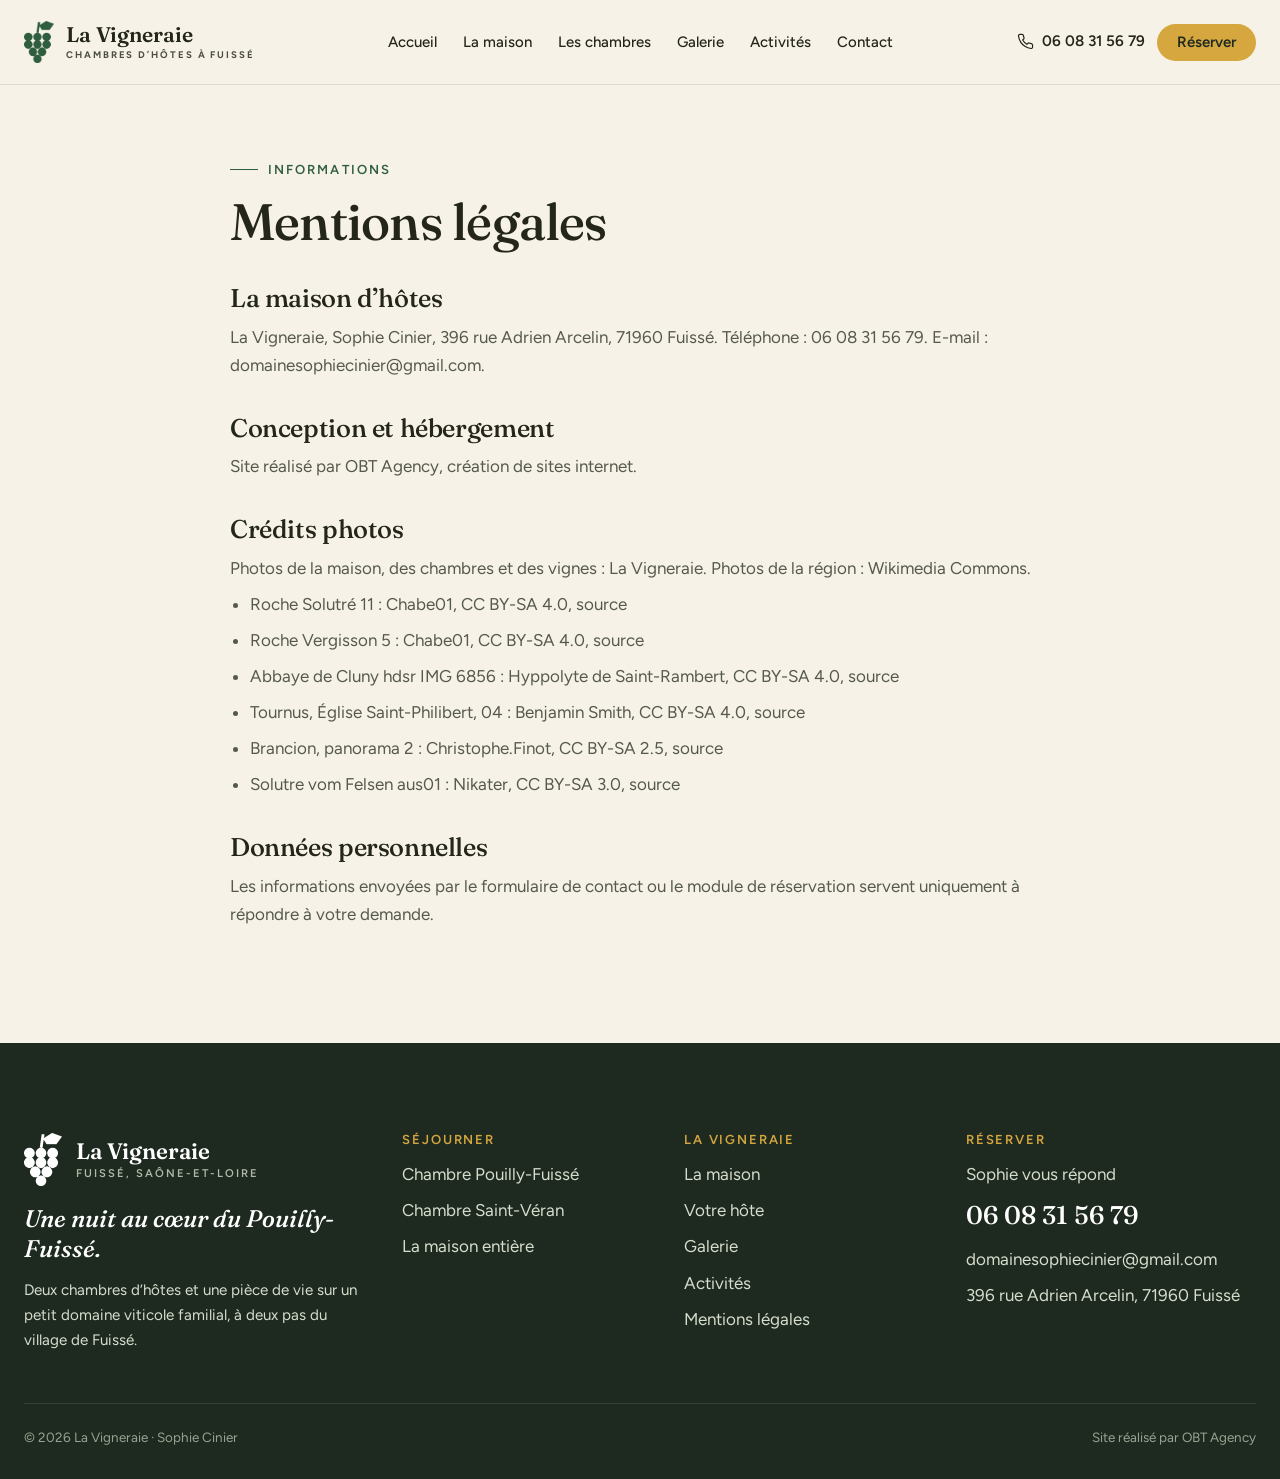
<file: mentions-legales.html>
<!doctype html>
<html lang="fr">
<head>
<meta charset="utf-8">
<meta name="viewport" content="width=device-width, initial-scale=1">
<meta name="robots" content="noindex, nofollow">
<title>Mentions légales · La Vigneraie</title>
<meta name="description" content="Mentions légales du site de La Vigneraie, chambres d’hôtes à Fuissé.">
<link rel="icon" href="images/favicon.png">
<link rel="preconnect" href="https://fonts.googleapis.com">
<link rel="preconnect" href="https://fonts.gstatic.com" crossorigin>
<link href="https://fonts.googleapis.com/css2?family=Fraunces:ital,opsz,wght@0,9..144,400;0,9..144,500;0,9..144,600;1,9..144,400;1,9..144,500&family=Figtree:wght@400;500;600;700&display=swap" rel="stylesheet">
<link rel="stylesheet" href="css/style.css">
</head>
<body data-page="mentions">
<header class="entete toujours-plein">
  <div class="conteneur barre">
    <a class="logo" href="index.html#accueil" aria-label="La Vigneraie, accueil"><span class="grappe"><img class="blanc" src="images/grappe-blanc.png" alt="" width="152" height="211"><img class="sombre" src="images/grappe-sombre.png" alt="" width="152" height="211"></span><span class="nom">La Vigneraie<small>Chambres d’hôtes à Fuissé</small></span></a>
    <ul class="menu">
      <li><a href="index.html#accueil">Accueil</a></li>
      <li><a href="index.html#la-maison">La maison</a></li>
      <li><a href="index.html#chambres">Les chambres</a></li>
      <li><a href="index.html#galerie">Galerie</a></li>
      <li><a href="index.html#activites">Activités</a></li>
      <li><a href="index.html#contact">Contact</a></li>
    </ul>
    <div class="actions">
      <a class="tel-entete" href="tel:+33608315679"><svg viewBox="0 0 24 24" fill="none" stroke="currentColor" stroke-width="1.7" stroke-linecap="round" stroke-linejoin="round" aria-hidden="true"><path d="M22 16.9v3a2 2 0 0 1-2.2 2 19.8 19.8 0 0 1-8.6-3.1 19.5 19.5 0 0 1-6-6A19.8 19.8 0 0 1 2.1 4.2 2 2 0 0 1 4.1 2h3a2 2 0 0 1 2 1.7c.1 1 .4 1.9.7 2.8a2 2 0 0 1-.5 2.1L8 9.9a16 16 0 0 0 6 6l1.3-1.3a2 2 0 0 1 2.1-.4c.9.3 1.8.6 2.8.7a2 2 0 0 1 1.7 2z"/></svg><span>06 08 31 56 79</span></a>
      <a class="btn btn-plein" href="index.html#contact" data-reserver>Réserver</a>
      <button class="burger" aria-label="Menu" aria-expanded="false"><span></span></button>
    </div>
  </div>
</header>
<main>
<section class="section haut-page">
  <div class="conteneur texte-legal">
    <span class="surtitre">Informations</span>
    <h1>Mentions légales</h1>
    <h2>La maison d’hôtes</h2>
    <p>La Vigneraie, Sophie Cinier, 396 rue Adrien Arcelin, 71960 Fuissé. Téléphone : 06 08 31 56 79. E-mail : domainesophiecinier@gmail.com.</p>
    <h2>Conception et hébergement</h2>
    <p>Site réalisé par OBT Agency, création de sites internet.</p>
    <h2 id="credits">Crédits photos</h2>
    <p>Photos de la maison, des chambres et des vignes : La Vigneraie. Photos de la région : Wikimedia Commons.</p>
    <ul><li>Roche Solutré 11 : Chabe01, CC BY-SA 4.0, <a href="https://commons.wikimedia.org/wiki/File:Roche_Solutr%C3%A9_11.jpg" target="_blank" rel="noopener">source</a></li><li>Roche Vergisson 5 : Chabe01, CC BY-SA 4.0, <a href="https://commons.wikimedia.org/wiki/File:Roche_Vergisson_5.jpg" target="_blank" rel="noopener">source</a></li><li>Abbaye de Cluny hdsr IMG 6856 : Hyppolyte de Saint-Rambert, CC BY-SA 4.0, <a href="https://commons.wikimedia.org/wiki/File:Abbaye_de_Cluny_hdsr_IMG_6856.jpg" target="_blank" rel="noopener">source</a></li><li>Tournus, Église Saint-Philibert, 04 : Benjamin Smith, CC BY-SA 4.0, <a href="https://commons.wikimedia.org/wiki/File:Tournus_-_%C3%89glise_Saint-Philibert_-_04.jpg" target="_blank" rel="noopener">source</a></li><li>Brancion, panorama 2 : Christophe.Finot, CC BY-SA 2.5, <a href="https://commons.wikimedia.org/wiki/File:Brancion_-_panorama_2.jpg" target="_blank" rel="noopener">source</a></li><li>Solutre vom Felsen aus01 : Nikater, CC BY-SA 3.0, <a href="https://commons.wikimedia.org/wiki/File:Solutre_vom_Felsen_aus01.jpg" target="_blank" rel="noopener">source</a></li></ul>
    <h2>Données personnelles</h2>
    <p>Les informations envoyées par le formulaire de contact ou le module de réservation servent uniquement à répondre à votre demande.</p>
  </div>
</section>
</main>
<footer class="pied">
  <div class="conteneur">
    <div class="grille">
      <div>
        <a class="logo-pied" href="index.html#accueil"><img src="images/grappe-blanc.png" alt="" width="152" height="211"><span>La Vigneraie<small>Fuissé, Saône-et-Loire</small></span></a>
        <p class="accroche">Une nuit au cœur du Pouilly-Fuissé.</p>
        <p>Deux chambres d’hôtes et une pièce de vie sur un petit domaine viticole familial, à deux pas du village de Fuissé.</p>
      </div>
      <div><h4>Séjourner</h4><ul><li><a href="index.html#chambres" data-ouvre="chambre-pouilly-fuisse">Chambre Pouilly-Fuissé</a></li><li><a href="index.html#chambres" data-ouvre="chambre-saint-veran">Chambre Saint-Véran</a></li><li><a href="index.html#chambres" data-ouvre="la-maison-entiere">La maison entière</a></li></ul></div>
      <div><h4>La Vigneraie</h4><ul><li><a href="index.html#la-maison">La maison</a></li><li><a href="index.html#hote">Votre hôte</a></li><li><a href="index.html#galerie">Galerie</a></li><li><a href="index.html#activites">Activités</a></li><li><a href="mentions-legales.html">Mentions légales</a></li></ul></div>
      <div><h4>Réserver</h4><ul><li>Sophie vous répond<a class="tel-pied" href="tel:+33608315679">06 08 31 56 79</a></li><li><a href="mailto:domainesophiecinier@gmail.com">domainesophiecinier@gmail.com</a></li><li>396 rue Adrien Arcelin, 71960 Fuissé</li></ul></div>
    </div>
    <div class="bas"><span>© 2026 La Vigneraie · Sophie Cinier</span><span>Site réalisé par OBT Agency</span></div>
  </div>
</footer>
<nav class="barre-mobile" aria-label="Contact rapide">
  <a class="appeler" href="tel:+33608315679"><svg viewBox="0 0 24 24" fill="none" stroke="currentColor" stroke-width="1.7" stroke-linecap="round" stroke-linejoin="round" aria-hidden="true"><path d="M22 16.9v3a2 2 0 0 1-2.2 2 19.8 19.8 0 0 1-8.6-3.1 19.5 19.5 0 0 1-6-6A19.8 19.8 0 0 1 2.1 4.2 2 2 0 0 1 4.1 2h3a2 2 0 0 1 2 1.7c.1 1 .4 1.9.7 2.8a2 2 0 0 1-.5 2.1L8 9.9a16 16 0 0 0 6 6l1.3-1.3a2 2 0 0 1 2.1-.4c.9.3 1.8.6 2.8.7a2 2 0 0 1 1.7 2z"/></svg> Appeler</a>
  <a href="index.html#contact" data-reserver><svg viewBox="0 0 24 24" fill="none" stroke="currentColor" stroke-width="1.7" stroke-linecap="round" stroke-linejoin="round" aria-hidden="true"><rect x="3" y="5" width="18" height="16" rx="2"/><path d="M3 10h18M8 3v4M16 3v4M8 14h2M14 14h2M8 17h2"/></svg> Réserver</a>
</nav>
<div class="panneau-fond"></div>
<aside class="panneau-resa" role="dialog" aria-modal="true" aria-labelledby="titre-panneau" aria-hidden="true">
  <div class="pr-tete"><h2 id="titre-panneau">Réserver</h2><button class="pr-fermer" type="button" aria-label="Fermer">&times;</button></div>
  <ol class="pr-etapes"><li class="actif">1. Dates</li><li>2. Hébergement</li><li>3. Options</li><li>4. Coordonnées</li><li>5. Confirmation</li></ol>
  <div class="pr-corps">
    <p class="pr-label">Nombre de personnes</p>
    <div class="pr-ligne"><div><strong>Adultes</strong><small>18 ans et plus</small></div><div class="pr-pm"><span class="pr-bouton off">&minus;</span><span class="pr-nb">1</span><span class="pr-bouton">+</span></div></div>
    <div class="pr-ligne"><div><strong>Enfants</strong><small>Moins de 18 ans</small></div><div class="pr-pm"><span class="pr-bouton off">&minus;</span><span class="pr-nb">0</span><span class="pr-bouton">+</span></div></div>
    <div class="pr-calendrier">
      <div class="pr-mois"><span class="pr-bouton off">&lsaquo;</span><strong class="pr-mois-nom"></strong><span class="pr-bouton">&rsaquo;</span></div>
      <div class="pr-grille"><span class="jour-sem">L</span><span class="jour-sem">M</span><span class="jour-sem">M</span><span class="jour-sem">J</span><span class="jour-sem">V</span><span class="jour-sem">S</span><span class="jour-sem">D</span><span class="pr-jours"></span></div>
    </div>
  </div>
  <div class="pr-pied"><span class="pr-valider" aria-disabled="true">Valider mes dates</span></div>
</aside>
<script src="js/site.js"></script>
</body>
</html>
</file>
<file: css/style.css>
/* La Vigneraie (Fuissé) : site de démonstration OBT Agency, octobre 2026 */
:root{
  --fond:#F7F2E8;
  --creme:#EEE5D4;
  --pierre:#E2D6C0;
  --glacier:#E8EDDF;
  --rose:#F4EAD9;
  --encre:#232619;
  --doux:#555A4B;
  --lac:#2E5E3E;
  --lac-fonce:#1F4229;
  --lac-pale:#E2ECDD;
  --soleil:#D6A73E;
  --soleil-vif:#E6BC59;
  --nuit:#1E2A20;
  --blanc:#FFFCF5;
  --trait:rgba(31,66,41,.13);
  --r:22px;
  --r-petit:14px;
  --ombre:0 18px 50px rgba(30,42,32,.15);
  --ombre-douce:0 8px 24px rgba(30,42,32,.08);
  --titre:"Fraunces","Georgia",serif;
  --texte:"Figtree",system-ui,sans-serif;
  --large:1240px;
}
*{box-sizing:border-box;margin:0;padding:0}
html{scroll-behavior:smooth}
body{background:var(--fond);color:var(--encre);font:400 17px/1.65 var(--texte);-webkit-font-smoothing:antialiased;overflow-x:hidden}
img{display:block;max-width:100%}
a{color:inherit;text-decoration:none}
button{font:inherit;cursor:pointer;border:0;background:none;color:inherit}
.conteneur{width:min(var(--large),100% - 48px);margin-inline:auto}
h1,h2,h3{font-family:var(--titre);font-weight:400;line-height:1.08;letter-spacing:-.01em;color:inherit}
h2{font-size:clamp(34px,4.4vw,60px)}
h3{font-size:clamp(24px,2.3vw,30px);font-weight:500}
em.it{font-style:italic;font-weight:400;color:var(--lac)}
.surtitre{display:inline-flex;align-items:center;gap:10px;font:600 13px/1 var(--texte);letter-spacing:.16em;text-transform:uppercase;color:var(--lac);margin-bottom:18px}
.surtitre::before{content:"";width:28px;height:1.5px;background:currentColor}
.surtitre svg{display:none}
.entete-section.centre .surtitre::after{content:"";width:28px;height:1.5px;background:currentColor}
.section{padding:clamp(72px,9vw,120px) 0}
.section.creme{background:var(--creme)}
.section.glacier,.section.sauge{background:var(--glacier)}
.section.rose{background:var(--rose)}
.entete-section{display:flex;justify-content:space-between;align-items:end;gap:32px;margin-bottom:44px;flex-wrap:wrap}
.entete-section.centre{justify-content:center;text-align:center}
.petit{font-size:.9rem;color:var(--doux)}

/* Boutons */
.btn{display:inline-flex;align-items:center;gap:10px;padding:14px 24px;border-radius:999px;font-weight:600;font-size:.97rem;transition:transform .25s,background .25s,color .25s,box-shadow .25s;white-space:nowrap}
.btn svg{width:18px;height:18px;flex:none}
.btn-plein{background:var(--lac);color:#fff;box-shadow:0 10px 26px -12px rgba(46,94,62,.7)}
.btn-plein:hover{background:var(--lac-fonce);transform:translateY(-2px)}
.btn-blanc{background:#fff;color:var(--encre)}
.btn-blanc:hover{transform:translateY(-2px)}
.btn-contour{border:1.5px solid currentColor}
.btn-contour:hover{background:var(--encre);color:#fff;border-color:var(--encre)}
.btn-contour-blanc{border:1.5px solid rgba(255,255,255,.8);color:#fff}
.btn-contour-blanc:hover{background:#fff;color:var(--encre)}
.lien-fleche{display:inline-flex;align-items:center;gap:8px;white-space:nowrap;font-weight:600;color:var(--lac);border-bottom:1.5px solid transparent;transition:border-color .2s}
.lien-fleche:hover{border-color:currentColor}
.lien-fleche svg{width:18px;height:18px;flex:none}

/* Écran d'entrée : une photo et le logo, rien d'autre */
.loader{position:fixed;inset:0;z-index:200;display:grid;place-items:start center;background:#2c3a2e;overflow:hidden;transform:translateY(0);transition:transform .9s cubic-bezier(.77,0,.18,1);will-change:transform}
.loader img.fond{position:absolute;inset:0;width:100%;height:100%;object-fit:cover;object-position:center bottom;animation:loaderZoom 3.2s ease-out forwards}
.loader .logo-entree{position:relative;margin-top:3.2vh;width:min(250px,50vw);height:auto;filter:drop-shadow(0 2px 14px rgba(10,30,15,.35));opacity:0;animation:apparait 1s .3s ease forwards}
.loader.fini{transform:translateY(-100%)}
@keyframes loaderZoom{from{transform:scale(1.08)}to{transform:scale(1)}}
@keyframes apparait{to{opacity:1}}

/* Logo */
.logo{display:flex;align-items:center;gap:12px}
.logo .monogramme{position:relative;width:46px;height:48px;flex:none}
.logo .monogramme img{position:absolute;inset:0;width:100%;height:100%;object-fit:contain;transition:opacity .3s}
.logo .sombre{opacity:0}
.logo .nom{font-family:var(--titre);font-weight:600;font-size:1.25rem;line-height:1.02;white-space:nowrap}
.logo .nom small{display:block;font-family:var(--texte);font-size:.6rem;letter-spacing:.2em;text-transform:uppercase;font-weight:700;opacity:.8;margin-top:5px}
.entete.plein .logo .blanc,.entete.toujours-plein .logo .blanc,.entete.menu-ouvert .logo .blanc{opacity:0}
.entete.plein .logo .sombre,.entete.toujours-plein .logo .sombre,.entete.menu-ouvert .logo .sombre{opacity:1}
.logo-pied{display:flex;align-items:center;gap:14px}
.logo-pied img{width:58px;height:auto}
.logo-pied span{font-family:var(--titre);font-size:1.4rem;font-weight:600;line-height:1.05}
.logo-pied small{display:block;font-family:var(--texte);font-size:.7rem;letter-spacing:.18em;text-transform:uppercase;color:var(--doux);margin-top:4px}

/* En-tête */
.entete{position:fixed;top:0;left:0;right:0;z-index:100;transition:background .35s,box-shadow .35s,color .35s;color:#fff}
.entete::before{content:"";position:absolute;inset:0 0 -30px;background:linear-gradient(180deg,rgba(22,30,22,.42),transparent);pointer-events:none;transition:opacity .35s}
.entete.plein::before,.entete.toujours-plein::before{opacity:0}
.entete .barre{position:relative;display:grid;grid-template-columns:1fr auto 1fr;align-items:center;gap:20px;height:84px}
.entete.plein,.entete.toujours-plein{background:rgba(251,250,247,.96);backdrop-filter:blur(10px);color:var(--encre);box-shadow:0 1px 0 var(--trait)}
.menu{display:flex;gap:28px;align-items:center;justify-content:center}
.menu>li{list-style:none;position:relative}
.menu a,.menu .ouvrir{font-weight:500;font-size:.96rem;display:inline-flex;align-items:center;gap:6px;padding:8px 0;position:relative;line-height:1.2}
.menu a::after,.menu .ouvrir::after{content:"";position:absolute;left:0;bottom:2px;height:1.5px;width:0;background:currentColor;transition:width .3s}
.menu a:hover::after,.menu .ouvrir:hover::after,.menu a.actif::after,.menu .ouvrir.actif::after{width:100%}
.menu .ouvrir svg{width:12px;height:12px;transition:transform .25s}
.sous-menu{position:absolute;top:calc(100% + 10px);left:50%;transform:translate(-50%,8px);background:#fff;color:var(--encre);border-radius:16px;box-shadow:0 24px 60px -20px rgba(30,42,32,.38);padding:10px;min-width:300px;opacity:0;visibility:hidden;transition:.25s}
.menu li:hover .sous-menu,.menu li:focus-within .sous-menu{opacity:1;visibility:visible;transform:translate(-50%,0)}
.menu li:hover .ouvrir svg{transform:rotate(180deg)}
.sous-menu a{display:flex;align-items:center;gap:12px;padding:8px;border-radius:10px;width:100%}
.sous-menu a::after{display:none}
.sous-menu a:hover{background:var(--glacier)}
.sous-menu img{width:56px;height:42px;object-fit:cover;border-radius:7px}
.sous-menu small{display:block;color:var(--doux);font-size:.78rem}
.sous-menu .tous{justify-content:center;font-weight:600;color:var(--lac);margin-top:4px;border-top:1px solid var(--trait);border-radius:0 0 10px 10px}
.entete .actions{display:flex;justify-content:flex-end;align-items:center;gap:12px}
.tel-entete{display:inline-flex;align-items:center;gap:8px;font-weight:600;font-size:.95rem}
.tel-entete svg{width:17px;height:17px}
.entete .btn{padding:11px 20px}
.burger{display:none;width:44px;height:44px;border-radius:50%;place-items:center}
.burger span{display:block;width:22px;height:1.8px;background:currentColor;position:relative}
.burger span::before,.burger span::after{content:"";position:absolute;left:0;width:22px;height:1.8px;background:currentColor}
.burger span::before{top:-7px}.burger span::after{top:7px}

/* Hero : la vidéo du domaine en boucle muette */
.hero video.video-fond{position:absolute;inset:0;width:100%;height:100%;object-fit:cover;background:#2a2827}
.hero{position:relative;height:100svh;min-height:640px;color:#fff;overflow:hidden;display:flex;align-items:flex-end}
.hero .diapos{position:absolute;inset:0}
.hero .diapos img.fond{position:absolute;inset:0;width:100%;height:100%;object-fit:cover;opacity:0;transition:opacity 1.6s ease}
.hero .diapos img.fond.actif{opacity:1;animation:lent 7s ease-out forwards}
.hero .diapos img.fond:first-child{object-position:22% center}
@keyframes lent{from{transform:scale(1.08)}to{transform:scale(1)}}
.hero::after{content:"";position:absolute;inset:0;background:linear-gradient(90deg,rgba(22,30,22,.55) 0%,rgba(22,30,22,.18) 55%,rgba(22,30,22,0) 78%),linear-gradient(180deg,rgba(22,30,22,.3) 0%,rgba(22,30,22,0) 26%,rgba(22,30,22,0) 45%,rgba(22,30,22,.62) 100%)}
.hero .contenu{position:relative;z-index:2;padding-bottom:clamp(48px,8vh,88px);width:min(var(--large),100% - 48px);margin-inline:auto}
.hero h1{font-size:clamp(2.6rem,5.2vw,4.7rem);max-width:15ch;text-shadow:0 2px 30px rgba(0,0,0,.25)}
.hero h1 em{font-weight:500}
.hero .sous{font-size:clamp(1.02rem,1.5vw,1.2rem);margin:18px 0 30px;max-width:50ch;opacity:.96}
.hero .boutons{display:flex;gap:12px;flex-wrap:wrap}
.note-heros{display:inline-flex;align-items:center;gap:10px;margin-bottom:20px;font-size:15px;padding:9px 18px;border-radius:999px;background:rgba(255,255,255,.14);border:1px solid rgba(255,255,255,.34);backdrop-filter:blur(10px);-webkit-backdrop-filter:blur(10px)}
.note-heros strong{font-size:17px}
.note-heros:hover span:last-child{text-decoration:underline}
.etoiles{color:var(--soleil);letter-spacing:2px;font-size:1rem}

/* Bande de chiffres */
.chiffres{background:#fff;border-bottom:1px solid var(--trait)}
.chiffres .grille{display:grid;grid-template-columns:repeat(5,1fr)}
.chiffres .item{padding:30px 18px;text-align:center;border-right:1px solid var(--trait)}
.chiffres .item:last-child{border-right:0}
.chiffres strong{display:block;font-family:var(--titre);font-size:2rem;font-weight:600;color:var(--lac);line-height:1.15}
.chiffres span{font-size:.9rem;color:var(--doux)}

/* Rail des hébergements : trois cartes visibles, qui défilent */
.rail{position:relative}
.rail-piste{display:grid;grid-auto-flow:column;grid-auto-columns:calc((100% - 40px) / 3);gap:20px;overflow-x:auto;scroll-snap-type:x mandatory;scroll-behavior:smooth;padding:4px 2px 26px;scrollbar-width:none}
.rail-piste::-webkit-scrollbar{display:none}
.rail-piste>*{scroll-snap-align:start}
.rail-fleches{display:flex;gap:10px;justify-content:flex-end}
.rail-fleches button{width:48px;height:48px;border-radius:50%;border:1.5px solid var(--trait);display:grid;place-items:center;background:#fff;transition:.25s}
.rail-fleches button:hover{background:var(--lac);color:#fff;border-color:var(--lac)}
.rail-fleches svg{width:20px;height:20px}

/* Cartes des hébergements */
.carte-gite{background:#fff;border-radius:var(--r);overflow:hidden;box-shadow:0 1px 0 var(--trait),0 18px 40px -28px rgba(30,42,32,.45);display:flex;flex-direction:column;transition:transform .35s,box-shadow .35s}
.carte-gite:hover{transform:translateY(-6px);box-shadow:0 1px 0 var(--trait),0 30px 60px -30px rgba(30,42,32,.5)}
.carte-gite .visuel{aspect-ratio:4/3;overflow:hidden;position:relative}
.carte-gite .visuel img{width:100%;height:100%;object-fit:cover;transition:transform .8s}
.carte-gite:hover .visuel img{transform:scale(1.06)}
.carte-gite .etiquette{position:absolute;top:14px;left:14px;background:rgba(255,255,255,.94);color:var(--encre);font-size:.76rem;font-weight:700;padding:6px 12px;border-radius:999px}
.carte-gite .corps{padding:22px 22px 24px;display:flex;flex-direction:column;gap:10px;flex:1}
.carte-gite h3{font-size:1.6rem}
.carte-gite p{color:var(--doux);font-size:.95rem;flex:1}
.pastilles{display:flex;flex-wrap:wrap;gap:6px}
.pastilles span{font-size:.78rem;font-weight:600;background:var(--lac-pale);color:var(--lac-fonce);padding:5px 10px;border-radius:999px}

/* Bloc photos + texte */
.duo{display:grid;grid-template-columns:1.05fr 1fr;gap:clamp(36px,6vw,90px);align-items:center}
.duo.inverse{grid-template-columns:1fr 1.05fr}
.duo.inverse>:first-child{order:2}
.duo-texte p{color:var(--doux);margin-top:16px}
.duo-texte p strong{color:var(--encre);font-weight:600}
.duo-texte .btn,.duo-texte>.lien-fleche{margin-top:28px}
.duo-photos{display:grid;grid-template-columns:1.25fr 1fr;grid-template-rows:minmax(0,1fr) minmax(0,1fr);gap:14px;height:clamp(420px,46vw,600px)}
.duo-photos img{width:100%;height:100%;min-height:0;object-fit:cover;border-radius:var(--r)}
.duo-photos img:first-child{grid-row:span 2}
.duo-photos.paysage{grid-template-columns:1fr 1fr;grid-template-rows:minmax(0,1.35fr) minmax(0,1fr)}
.duo-photos.paysage img:first-child{grid-row:auto;grid-column:span 2}
.signature{display:flex;align-items:center;gap:14px;margin-top:26px;padding-top:22px;border-top:1px solid var(--trait)}
.signature .rond{width:52px;height:52px;border-radius:50%;background:var(--lac);color:#fff;display:grid;place-items:center;font-family:var(--titre);font-style:italic;font-size:1.4rem}
.signature small{display:block;color:var(--doux);font-size:.88rem}
.signature+.lien-fleche{margin-top:22px}
.menu-mini{display:grid;grid-template-columns:1fr 1fr;gap:12px;margin-top:24px}
.menu-mini div{background:#fff;border:1px solid var(--trait);border-radius:var(--r);padding:16px 18px;display:flex;flex-direction:column}
.menu-mini span{font-size:.86rem;color:var(--doux)}
.menu-mini strong{font-family:var(--titre);font-size:1.9rem;color:var(--lac);line-height:1.1}
.menu-mini+.petit{margin-top:10px}

/* Petits blocs « compris » : trois par ligne */
.compris{display:grid;grid-template-columns:repeat(3,1fr);gap:14px}
.compris .bloc{background:#fff;border-radius:var(--r);padding:18px 20px;display:flex;align-items:center;gap:14px;border:1px solid var(--trait)}
.compris .bloc svg{width:28px;height:28px;flex:none;color:var(--lac)}
.compris .bloc strong{display:block;font-size:.97rem;line-height:1.25}
.compris .bloc small{color:var(--doux);font-size:.84rem}

/* Mosaïque */
.mosaique{display:grid;grid-auto-flow:dense;grid-template-columns:repeat(4,1fr);grid-auto-rows:220px;gap:12px}
.mosaique button{position:relative;overflow:hidden;border-radius:var(--r);display:block;padding:0}
.mosaique button img{width:100%;height:100%;object-fit:cover;transition:transform .7s}
.mosaique button:hover img{transform:scale(1.05)}
.mosaique .grand{grid-column:span 2;grid-row:span 2}
.mosaique .large{grid-column:span 2}
.mosaique .haut{grid-row:span 2}
.mosaique button span{position:absolute;left:12px;bottom:12px;background:rgba(255,255,255,.94);color:var(--encre);font-size:.78rem;font-weight:600;padding:5px 10px;border-radius:999px;opacity:0;transform:translateY(6px);transition:.3s}
.mosaique button:hover span{opacity:1;transform:none}

/* Avis */
.avis-grille{display:grid;grid-template-columns:repeat(3,1fr);gap:20px}
.avis{background:#fff;border-radius:var(--r);padding:28px;border:1px solid var(--trait);display:flex;flex-direction:column;gap:16px}
.avis blockquote{font-family:var(--titre);font-size:1.12rem;line-height:1.5}
.avis footer{display:flex;justify-content:space-between;align-items:center;color:var(--doux);font-size:.88rem;margin-top:auto}
.avis footer strong{color:var(--encre)}
.avis-seul{margin-top:16px}
.avis-seul .etoiles span{color:var(--encre);font-weight:600;letter-spacing:0;margin-left:6px}

/* Activités */
.activites{display:grid;grid-template-columns:repeat(4,1fr);gap:16px}
.activite{position:relative;border-radius:var(--r);overflow:hidden;aspect-ratio:3/4;color:#fff;display:flex;align-items:flex-end}
.activite img{position:absolute;inset:0;width:100%;height:100%;object-fit:cover;transition:transform .8s}
.activite:hover img{transform:scale(1.06)}
.activite::after{content:"";position:absolute;inset:0;background:linear-gradient(180deg,transparent 45%,rgba(22,30,22,.78))}
.activite .txt{position:relative;z-index:2;padding:20px}
.activite h3{font-size:1.3rem}
.activite small{font-size:.85rem;opacity:.92}
.activite.large{grid-column:span 2;aspect-ratio:auto}
.credit{font-size:.75rem;color:var(--doux);margin-top:18px}
.credit a{text-decoration:underline}
.credit+.credit{margin-top:4px}

/* Bande d'appel */
.appel{position:relative;color:#fff;overflow:hidden}
.appel img{position:absolute;inset:0;width:100%;height:100%;object-fit:cover}
.appel::after{content:"";position:absolute;inset:0;background:linear-gradient(90deg,rgba(22,36,26,.84),rgba(22,36,26,.3))}
.appel .conteneur{position:relative;z-index:2;padding:clamp(80px,10vw,130px) 0}
.appel h2{max-width:18ch}
.appel p{max-width:48ch;margin:16px 0 28px;opacity:.92}
.appel .boutons{display:flex;gap:12px;flex-wrap:wrap}

/* Contact */
.contact-grille{display:grid;grid-template-columns:1fr 1.15fr;gap:clamp(30px,5vw,70px);align-items:start}
.intro-contact{color:var(--doux);margin-top:14px}
.coordonnees{display:flex;flex-direction:column;gap:12px;margin-top:24px}
.coordonnees a{display:flex;gap:14px;align-items:center;background:#fff;border:1px solid var(--trait);border-radius:var(--r);padding:14px 18px}
.coordonnees svg{width:22px;height:22px;color:var(--lac);flex:none}
.coordonnees small{display:block;color:var(--doux);font-size:.82rem}
.coordonnees strong{font-weight:600}
.note-carte{display:flex;align-items:center;gap:14px;margin-top:12px;background:var(--encre);color:#fff;border-radius:var(--r);padding:14px 18px}
.note-carte>strong{font-family:var(--titre);font-size:2rem;line-height:1}
.note-carte small{display:block;font-size:.85rem;opacity:.85}
.carte-maps{margin-top:16px;border-radius:var(--r);overflow:hidden;border:1px solid var(--trait);height:300px;background:var(--pierre)}
.carte-maps iframe{width:100%;height:100%;border:0;display:block}
form.formulaire{background:#fff;border-radius:18px;padding:clamp(24px,3.5vw,40px);box-shadow:0 30px 70px -40px rgba(30,42,32,.45);display:grid;grid-template-columns:1fr 1fr;gap:16px}
.formulaire h3{grid-column:1/-1;font-size:1.7rem}
.formulaire .plein-l{grid-column:1/-1}
.formulaire label,.formulaire .etiquette-champ{display:flex;flex-direction:column;gap:6px;font-size:.85rem;font-weight:600}
.formulaire .etiquette-champ{margin-bottom:8px}
.formulaire input,.formulaire select,.formulaire textarea{font:inherit;font-weight:400;font-size:1rem;padding:13px 15px;border:1.5px solid var(--trait);border-radius:10px;background:var(--fond);color:var(--encre);transition:border-color .2s;width:100%}
.formulaire input:focus,.formulaire select:focus,.formulaire textarea:focus{outline:none;border-color:var(--lac)}
.formulaire textarea{min-height:120px;resize:vertical}
.formulaire .choix-gites{display:flex;flex-wrap:wrap;gap:8px}
.formulaire .choix-gites label{flex-direction:row;align-items:center;gap:8px;font-weight:500;background:var(--fond);border:1.5px solid var(--trait);border-radius:999px;padding:8px 14px;cursor:pointer}
.formulaire .choix-gites input,.formulaire .choix-table input{width:auto;accent-color:var(--lac)}
.formulaire .choix-table{flex-direction:row;align-items:center;gap:10px;font-weight:500;background:var(--glacier);border-radius:10px;padding:12px 14px}
.formulaire .envoyer{grid-column:1/-1;justify-content:center;padding:16px}
.formulaire .merci{grid-column:1/-1;background:var(--lac-pale);color:var(--lac-fonce);border-radius:10px;padding:14px;font-weight:600;display:none}
.formulaire.envoye .merci{display:block}

/* FAQ */
.faq{max-width:860px;margin-inline:auto}
.faq details{border-bottom:1px solid var(--trait)}
.faq summary{list-style:none;cursor:pointer;display:flex;justify-content:space-between;align-items:center;gap:20px;padding:22px 0;font-family:var(--titre);font-size:1.28rem;font-weight:600}
.faq summary::-webkit-details-marker{display:none}
.faq summary::after{content:"+";font-family:var(--texte);font-size:1.6rem;font-weight:300;color:var(--lac);transition:transform .3s}
.faq details[open] summary::after{transform:rotate(45deg)}
.faq details p{padding:0 0 22px;color:var(--doux);max-width:70ch}

/* Accès et infos pratiques */
.acces{list-style:none;display:flex;flex-direction:column;gap:12px;margin-top:24px}
.acces li{display:flex;gap:14px;align-items:flex-start;background:#fff;border:1px solid var(--trait);border-radius:var(--r);padding:14px 18px;color:var(--doux);font-size:.95rem}
.acces li>svg{width:22px;height:22px;color:var(--lac);flex:none;margin-top:2px}
.acces strong{display:block;color:var(--encre);font-weight:600}
.acces strong.seul{display:inline;font-weight:500;color:var(--doux)}
.duo-texte .acces{margin-top:24px}

/* Pied de page */
.pied{background:var(--creme);padding:70px 0 30px;border-top:1px solid var(--trait)}
.pied .grille{display:grid;grid-template-columns:1.4fr 1fr 1fr 1.2fr;gap:40px}
.pied h4{font-size:.76rem;letter-spacing:.17em;text-transform:uppercase;color:var(--lac);margin-bottom:14px}
.pied ul{list-style:none;display:flex;flex-direction:column;gap:8px;color:var(--doux)}
.pied ul a:hover{color:var(--encre)}
.pied p{color:var(--doux);margin-top:14px;font-size:.95rem}
.pied .bas{display:flex;justify-content:space-between;gap:20px;margin-top:50px;padding-top:22px;border-top:1px solid var(--trait);font-size:.84rem;color:var(--doux);flex-wrap:wrap}
.pied .tel-pied{font-family:var(--titre);font-size:1.6rem;font-weight:600;color:var(--encre);display:block;margin-top:6px}

/* Barre d'appel mobile */
.barre-mobile{display:none}

/* Page intérieure : bandeau */
.bandeau{position:relative;height:clamp(420px,62vh,620px);color:#fff;display:flex;align-items:flex-end;overflow:hidden}
.bandeau.court{height:clamp(360px,48vh,480px)}
.bandeau img{position:absolute;inset:0;width:100%;height:100%;object-fit:cover}
.bandeau::after{content:"";position:absolute;inset:0;background:linear-gradient(180deg,rgba(22,30,22,.42),rgba(22,30,22,0) 35%,rgba(22,30,22,.62))}
.bandeau .conteneur{position:relative;z-index:2;padding-bottom:56px}
.bandeau h1{font-size:clamp(2.6rem,5.6vw,4.6rem)}
.bandeau p{font-size:1.12rem;margin-top:12px;max-width:56ch;opacity:.95}
.fil{font-size:.85rem;opacity:.85;margin-bottom:14px}
.fil a{text-decoration:underline;text-underline-offset:3px}

/* Fiche d'un hébergement */
.fiche{display:grid;grid-template-columns:1.5fr 1fr;gap:clamp(30px,5vw,70px);align-items:start}
.fiche .intro p{color:var(--doux);margin-top:16px;font-size:1.06rem}
.fiche .intro p.chapo{font-size:1.24rem;color:var(--encre);font-family:var(--titre);line-height:1.45}
.titre-equip{margin-top:44px}
.encart{position:sticky;top:110px;background:#fff;border-radius:18px;padding:28px;box-shadow:0 30px 70px -40px rgba(30,42,32,.45);border:1px solid var(--trait)}
.encart .ligne{display:flex;justify-content:space-between;gap:16px;padding:11px 0;border-bottom:1px solid var(--trait);font-size:.96rem}
.encart .ligne span{color:var(--doux)}
.encart .ligne strong{text-align:right}
.encart .btn{width:100%;justify-content:center;margin-top:14px}
.petit-encart{font-size:.8rem;color:var(--doux);margin-top:14px;text-align:center}
.pieces{display:grid;grid-template-columns:repeat(3,1fr);gap:14px;margin-top:40px}
.pieces.sans-marge{margin-top:0}
.piece{background:#fff;border:1px solid var(--trait);border-radius:var(--r);padding:18px}
.piece svg{width:26px;height:26px;color:var(--lac);margin-bottom:10px}
.piece strong{display:block;font-size:1rem}
.piece small{color:var(--doux);font-size:.88rem;display:block;margin-top:2px}
.equipements{display:flex;flex-wrap:wrap;gap:8px;margin-top:18px}
.equipements span{background:var(--creme);border-radius:999px;padding:7px 14px;font-size:.88rem}
.autres-gites{display:grid;grid-template-columns:repeat(3,1fr);gap:20px}

/* Tarifs */
.tarifs{background:#fff;border-radius:18px;border:1px solid var(--trait);padding:clamp(18px,3vw,34px);box-shadow:0 30px 70px -45px rgba(30,42,32,.4)}
.tableau-defile{overflow-x:auto}
.tarifs table{width:100%;border-collapse:collapse;min-width:420px}
.tarifs caption{text-align:left;font-family:var(--titre);font-size:1.3rem;font-weight:600;margin-bottom:14px}
.tarifs th,.tarifs td{padding:14px 16px;text-align:left;border-bottom:1px solid var(--trait);vertical-align:top}
.tarifs thead th{font-size:.82rem;text-transform:uppercase;letter-spacing:.08em;color:var(--lac);font-weight:700;background:var(--glacier)}
.tarifs thead th:first-child{border-radius:10px 0 0 10px}
.tarifs thead th:last-child{border-radius:0 10px 10px 0}
.tarifs tbody th{font-weight:600}
.tarifs td{font-family:var(--titre);font-size:1.18rem;font-weight:600}
.notes-tarifs{list-style:none;margin-top:18px;display:grid;grid-template-columns:1fr 1fr;gap:8px 24px;color:var(--doux);font-size:.92rem}
.notes-tarifs li{padding-left:18px;position:relative}
.notes-tarifs li::before{content:"";position:absolute;left:0;top:.6em;width:7px;height:7px;border-radius:50%;background:var(--soleil)}

/* Sommaire des hébergements */
.aparte{display:flex;gap:14px;align-items:flex-start;background:var(--glacier);border-radius:var(--r);padding:18px 22px;margin-bottom:clamp(40px,6vw,70px);color:var(--doux)}
.aparte svg{width:24px;height:24px;color:var(--lac);flex:none;margin-top:2px}
.aparte strong{color:var(--encre)}
.sommaire{display:flex;flex-direction:column;gap:clamp(50px,7vw,90px)}
.ligne-gite{display:grid;grid-template-columns:1.25fr 1fr;gap:clamp(30px,5vw,70px);align-items:center}
.ligne-gite:nth-child(even) .photos-gite{order:2}
.photos-gite{display:grid;grid-template-columns:2fr 1fr;grid-template-rows:minmax(0,1fr) minmax(0,1fr);gap:12px;height:clamp(340px,36vw,470px)}
.photos-gite img{width:100%;height:100%;min-height:0;object-fit:cover;border-radius:var(--r)}
.photos-gite img:first-child{grid-row:span 2}
.ligne-gite .numero{font-family:var(--titre);font-style:italic;color:var(--lac);font-size:1.1rem}
.ligne-gite h2{margin:6px 0 12px}
.ligne-gite p{color:var(--doux)}
.ligne-gite .pastilles{margin:18px 0 26px}
.ligne-gite .boutons{display:flex;gap:12px;flex-wrap:wrap}

/* La table : deux ardoises */
.carte-repas{display:grid;grid-template-columns:1fr 1fr;gap:24px}
.ardoise{background:#fff;border:1px solid var(--trait);border-radius:18px;padding:clamp(26px,3.5vw,44px);position:relative;overflow:hidden}
.ardoise::before{content:"";position:absolute;left:0;top:0;right:0;height:6px;background:linear-gradient(90deg,var(--lac),var(--soleil))}
.ardoise>svg{width:38px;height:38px;color:var(--lac);margin-bottom:16px}
.ardoise .prix{font-family:var(--titre);font-size:2.6rem;font-weight:600;color:var(--lac);margin:8px 0 18px;line-height:1}
.ardoise .prix small{font-family:var(--texte);font-size:.95rem;font-weight:500;color:var(--doux)}
.ardoise ul{list-style:none;display:flex;flex-direction:column;gap:10px}
.ardoise li{padding:0 0 10px 20px;border-bottom:1px dashed var(--trait);position:relative}
.ardoise li::before{content:"";position:absolute;left:0;top:.6em;width:7px;height:7px;border-radius:50%;background:var(--soleil)}
.ardoise .horaire{display:flex;gap:10px;align-items:center;margin-top:20px;color:var(--doux);font-size:.92rem}
.ardoise .horaire svg{width:20px;height:20px;color:var(--lac);flex:none}

/* Le hameau : frise */
.frise{list-style:none;display:grid;grid-template-columns:repeat(5,1fr);gap:18px;position:relative}
.frise::before{content:"";position:absolute;left:0;right:0;top:15px;height:2px;background:linear-gradient(90deg,var(--pierre),var(--lac))}
.frise li{position:relative;padding-top:42px}
.frise li::before{content:"";position:absolute;top:7px;left:0;width:18px;height:18px;border-radius:50%;background:var(--fond);border:3px solid var(--lac)}
.frise .annee{font-family:var(--titre);font-style:italic;font-size:1.3rem;color:var(--lac)}
.frise strong{display:block;margin:4px 0 6px;font-size:1.02rem}
.frise p{color:var(--doux);font-size:.92rem}

/* La région */
.bloc-region{margin-bottom:clamp(50px,7vw,90px)}
.photo-region{width:100%;aspect-ratio:4/3;object-fit:cover;border-radius:var(--r)}

/* Visionneuse : photo entière, jamais recadrée */
.visionneuse{position:fixed;inset:0;z-index:300;background:rgba(20,16,15,.94);display:none;align-items:center;justify-content:center;flex-direction:column;gap:16px;padding:24px}
.visionneuse.ouverte{display:flex}
.visionneuse img{max-width:min(1200px,92vw);max-height:72vh;object-fit:contain;border-radius:8px}
.visionneuse .legende{color:#fff;font-size:.95rem;opacity:.9}
.visionneuse button{position:absolute;color:#fff;width:52px;height:52px;border-radius:50%;background:rgba(255,255,255,.12);display:grid;place-items:center;font-size:1.6rem;line-height:1}
.visionneuse button:hover{background:rgba(255,255,255,.25)}
.visionneuse .fermer{top:20px;right:20px}
.visionneuse .prec{left:20px;top:50%;transform:translateY(-50%)}
.visionneuse .suiv{right:20px;top:50%;transform:translateY(-50%)}

/* Mentions */
.haut-page{padding-top:150px}
.texte-legal{max-width:820px}
.texte-legal h1{font-size:clamp(2.2rem,4vw,3.2rem)}
.texte-legal h2{font-size:1.6rem;margin:36px 0 10px}
.texte-legal p,.texte-legal li{color:var(--doux);margin-top:8px}
.texte-legal ul{padding-left:20px}

/* Apparition au défilement */
[data-reveal]{opacity:0;transform:translateY(26px);transition:opacity .9s ease,transform .9s ease}
[data-reveal].vu{opacity:1;transform:none}
@media (prefers-reduced-motion:reduce){
  [data-reveal]{opacity:1;transform:none;transition:none}
  .hero .diapos img.fond.actif,.loader img.fond{animation:none}
  html{scroll-behavior:auto}
}

/* Responsive */
@media (max-width:1100px){
  .rail-piste{grid-auto-columns:calc((100% - 20px) / 2)}
  .activites{grid-template-columns:repeat(2,1fr)}
  .menu{gap:18px}
  .tel-entete span{display:none}
  .frise{grid-template-columns:repeat(3,1fr);row-gap:30px}
}
@media (max-width:900px){
  .entete .barre{grid-template-columns:auto 1fr auto;height:70px}
  .logo .monogramme{width:38px;height:40px}
  .logo .nom{font-size:1.08rem}
  .menu{display:none}
  .burger{display:grid}
  .entete .btn{display:none}
  .entete.menu-ouvert{background:var(--fond);color:var(--encre)}
  .entete.menu-ouvert::before{opacity:0}
  .entete.menu-ouvert .menu{display:flex;position:fixed;top:70px;left:0;right:0;bottom:0;flex-direction:column;align-items:flex-start;justify-content:flex-start;gap:4px;background:var(--fond);padding:24px;overflow:auto}
  .entete.menu-ouvert .menu a,.entete.menu-ouvert .menu .ouvrir{font-family:var(--titre);font-size:1.6rem;padding:8px 0}
  .entete.menu-ouvert .sous-menu{position:static;opacity:1;visibility:visible;transform:none;box-shadow:none;background:transparent;padding:0 0 10px;min-width:0}
  .entete.menu-ouvert .sous-menu a{font-family:var(--texte);font-size:1rem}
  .chiffres .grille{grid-template-columns:repeat(2,1fr)}
  .chiffres .item{border-bottom:1px solid var(--trait)}
  .chiffres .item:last-child{grid-column:span 2}
  .duo,.duo.inverse,.contact-grille,.fiche,.ligne-gite,.carte-repas{grid-template-columns:1fr}
  .duo.inverse>:first-child,.ligne-gite:nth-child(even) .photos-gite{order:0}
  .compris,.avis-grille,.pieces,.autres-gites,.notes-tarifs{grid-template-columns:1fr 1fr}
  .mosaique{grid-template-columns:repeat(2,1fr);grid-auto-rows:170px}
  .pied .grille{grid-template-columns:1fr 1fr}
  .encart{position:static}
  .barre-mobile{display:grid;grid-template-columns:1fr 1fr;gap:8px;position:fixed;left:10px;right:10px;bottom:10px;z-index:90;background:rgba(255,255,255,.96);backdrop-filter:blur(10px);border-radius:999px;padding:6px;box-shadow:0 14px 40px -12px rgba(30,42,32,.45)}
  .barre-mobile a{display:flex;justify-content:center;align-items:center;gap:8px;padding:12px;border-radius:999px;font-weight:600;font-size:.95rem}
  .barre-mobile a svg{width:18px;height:18px}
  .barre-mobile .appeler{background:var(--lac);color:#fff}
  body{padding-bottom:76px}
}
@media (max-width:600px){
  body{font-size:16px}
  .conteneur{width:calc(100% - 32px)}
  .hero .contenu{width:calc(100% - 32px)}
  .rail-piste{grid-auto-columns:86%}
  .compris,.avis-grille,.pieces,.autres-gites,.activites,.notes-tarifs,.frise{grid-template-columns:1fr}
  .frise::before{display:none}
  .activite,.activite.large{grid-column:auto;aspect-ratio:4/3.4}
  .duo-photos{height:380px}
  .photos-gite{height:300px}
  .mosaique{grid-auto-rows:140px}
  .pied .grille{grid-template-columns:1fr}
  form.formulaire{grid-template-columns:1fr}
  .hero .boutons .btn{flex:1;justify-content:center}
  .formulaire .choix-gites label{flex:1 1 45%}
  .entete-section{margin-bottom:30px}
  .note-heros{padding:7px 14px;font-size:13.5px;gap:8px}
  .menu-mini{grid-template-columns:1fr}
}

/* Réservation en ligne : bloc des pages et habillage du panneau OBT */
.bloc-resa{display:grid;grid-template-columns:1fr 1fr;gap:clamp(30px,5vw,70px);align-items:center}
.bloc-resa .boutons,.entete-section .boutons{display:flex;gap:12px;flex-wrap:wrap;margin-top:26px}
.entete-section .boutons{margin-top:0}
.bloc-resa .petit{margin-top:18px}
.etapes-resa{list-style:none;display:flex;flex-direction:column;gap:12px}
.etapes-resa li{display:flex;align-items:center;gap:16px;background:#fff;border:1px solid var(--trait);border-radius:var(--r);padding:16px 20px}
.etapes-resa .num{width:30px;height:30px;border-radius:50%;background:var(--lac);color:#fff;display:grid;place-items:center;font-weight:700;font-size:.9rem;flex:none}
.etapes-resa svg{width:24px;height:24px;color:var(--lac);flex:none}
.etapes-resa strong{display:block}
.etapes-resa small{color:var(--doux);font-size:.88rem}
.btn-contour-blanc svg{width:18px;height:18px}
:root{--obt-accent:#2E5E3E;--obt-accent-text:#fff;--obt-bg:#fbf9f5;--obt-text:#2a2827;--obt-line:rgba(30,42,32,.14);--obt-radius:12px}
@media (max-width:900px){.bloc-resa{grid-template-columns:1fr}}

/* Ajouts communs */
.espaces{display:grid;grid-template-columns:repeat(3,1fr);gap:20px}
.espace{position:relative;border-radius:var(--r);overflow:hidden;min-height:440px;color:#fff;display:flex;align-items:flex-end}
.espace img{position:absolute;inset:0;width:100%;height:100%;object-fit:cover;transition:transform .8s}
.espace:hover img{transform:scale(1.05)}
.espace::after{content:"";position:absolute;inset:0;background:linear-gradient(180deg,transparent 40%,rgba(22,30,22,.82))}
.espace .txt{position:relative;z-index:2;padding:24px}
.espace h3{font-size:1.6rem}
.espace p{font-size:.93rem;opacity:.92;margin-top:6px}
.note-prix{margin-top:18px;color:var(--doux);font-size:.92rem}
.boutons-gauche{display:flex;gap:12px;flex-wrap:wrap;margin-top:28px}
.duo-texte .acces+.btn{margin-top:24px}
@media (max-width:900px){.espaces{grid-template-columns:1fr}.espace{min-height:340px}}
@media (max-width:600px){.logo .nom small{display:none}.logo .nom{font-size:1rem}}
.insecable{white-space:nowrap}

/* ==== V2 du 26/10/2026 : le système visuel du Domaine des Chabriers (demande de Tom) ==== */
/* Boutons : miel sur lie-de-vin, comme l'abricot des Chabriers */
.btn{padding:15px 28px;font:600 15px/1 var(--texte)}
.btn-plein{background:var(--soleil);color:var(--nuit);box-shadow:none}
.btn-plein:hover{background:var(--soleil-vif);color:var(--nuit);transform:translateY(-2px);box-shadow:0 10px 24px rgba(214,167,62,.35)}
.btn-contour{border-color:var(--lac);color:var(--lac)}
.btn-contour:hover{background:var(--lac);color:#fff;border-color:var(--lac)}
.btn-blanc{background:transparent;border:1.5px solid rgba(255,255,255,.7);color:#fff}
.btn-blanc:hover{background:#fff;color:var(--nuit)}
.lien-fleche{color:var(--lac)}
.entete.plein,.entete.toujours-plein{background:rgba(247,242,232,.94);box-shadow:0 1px 0 var(--trait)}
.menu{gap:26px}
.menu a,.menu .ouvrir{font-size:15px}
.menu a::after,.menu .ouvrir::after{background:var(--soleil)}
.sous-menu{border-radius:16px}
.sous-menu a:hover{background:var(--fond)}
.mosaique button,.duo-photos img,.photos-gite img,.activite,.carte-gite,.compris .bloc,.piece,.avis,.encart,.tarifs,.etapes-resa li,.coordonnees a,.acces li{border-radius:var(--r)}
.compris .bloc,.piece,.avis,.etapes-resa li,.coordonnees a,.acces li{border-color:transparent;box-shadow:var(--ombre-douce);background:var(--blanc)}
.chiffres{background:var(--blanc)}
.chiffres strong{font-weight:500}
.etoiles{color:var(--soleil)}

/* Hero : la note sans bulle, le dégradé des Chabriers, la place pour la bande d'atouts */
.hero::after{background:linear-gradient(180deg,rgba(24,34,26,.55) 0%,rgba(24,34,26,.22) 28%,rgba(24,34,26,.34) 55%,rgba(24,34,26,.84) 100%)}
.hero h1{font-size:clamp(44px,6.2vw,88px);max-width:19ch;font-weight:400;line-height:1.02}
.hero h1 em{color:#F2DD9B;font-weight:400}
.hero .contenu.avec-bande{padding-bottom:clamp(150px,20vh,200px)}
.note-heros{background:none;border:0;backdrop-filter:none;-webkit-backdrop-filter:none;padding:0;text-shadow:0 1px 3px rgba(0,0,0,.5),0 1px 16px rgba(0,0,0,.55)}
.note-heros .etoiles{letter-spacing:3px}

/* Bande d'atouts à cheval sur le hero */
.bande-mots{position:relative;z-index:3;margin-top:-64px}
.bande-mots ul{width:min(var(--large),100% - 48px);margin:0 auto;list-style:none;background:var(--blanc);border-radius:var(--r);box-shadow:var(--ombre);display:grid;grid-template-columns:repeat(4,1fr)}
.bande-mots li{display:flex;align-items:center;gap:16px;padding:28px 26px;position:relative;transition:background .3s}
.bande-mots li+li::before{content:"";position:absolute;left:0;top:24px;bottom:24px;width:1px;background:var(--creme)}
.bande-mots li:hover{background:var(--fond)}
.bande-mots li:first-child{border-radius:var(--r) 0 0 var(--r)}
.bande-mots li:last-child{border-radius:0 var(--r) var(--r) 0}
.bande-mots .icone{flex:none;width:56px;height:56px;border-radius:50%;display:grid;place-items:center;background:rgba(214,167,62,.18);color:var(--lac);transition:background .3s,transform .4s}
.bande-mots li:hover .icone{background:var(--soleil);transform:rotate(-8deg)}
.bande-mots .icone svg{width:28px;height:28px;stroke-width:1.4}
.bande-mots strong{display:block;font:500 23px/1.1 var(--titre);color:var(--encre)}
.bande-mots li span:last-child{font-size:14px;line-height:1.35;color:var(--doux)}

/* Trois portes en accordéon */
.portes{display:flex;gap:14px;height:min(78vh,680px)}
.porte{position:relative;flex:1;border-radius:var(--r);overflow:hidden;color:#fff;isolation:isolate;transition:flex .7s cubic-bezier(.2,.8,.2,1);min-width:0}
.porte img{position:absolute;inset:0;width:100%;height:100%;object-fit:cover;z-index:-2;transition:transform 1.2s}
.porte::after{content:"";position:absolute;inset:0;z-index:-1;background:linear-gradient(180deg,rgba(24,34,26,.12),rgba(24,34,26,.86))}
.porte .num{position:absolute;top:24px;left:26px;font:500 italic 22px/1 var(--titre);color:var(--soleil-vif)}
.porte .verbe{position:absolute;top:24px;right:26px;font-size:12px;letter-spacing:.2em;text-transform:uppercase}
.porte .bas{position:absolute;left:26px;right:26px;bottom:26px}
.porte h3{color:#fff;font-size:clamp(30px,3vw,46px);margin:0 0 10px;font-weight:400}
.porte .infos{font-size:14px;opacity:.9;margin-bottom:6px}
.porte p{margin:0 0 18px;opacity:.95}
.carte-chambre{cursor:pointer}
@media (min-width:901px){
  .porte p,.porte .btn{max-height:0;opacity:0;overflow:hidden;margin:0;transition:max-height .6s,opacity .4s,margin .4s}
  .porte .btn{padding-block:0;border-width:0}
  .portes:hover .porte{flex:.8}
  .portes .porte:hover,.portes .porte:focus-within{flex:2.3}
  .porte:hover img{transform:scale(1.05)}
  .porte:hover p,.porte:focus-within p{max-height:140px;opacity:1;margin-bottom:18px}
  .porte:hover .btn,.porte:focus-within .btn{max-height:60px;opacity:1;padding-block:14px}
}
.sous-portes{display:flex;flex-wrap:wrap;justify-content:space-between;gap:16px;margin-top:22px;color:var(--doux);font-size:15px}

/* Split texte + collage en quinconce */
.split{display:grid;grid-template-columns:1fr 1fr;gap:clamp(36px,6vw,96px);align-items:center}
.chapeau{font-size:clamp(18px,1.6vw,21px);max-width:640px;color:var(--doux)}
.liste-spas{list-style:none;margin:34px 0 0;position:relative}
.liste-spas::before{content:"";position:absolute;left:9px;top:8px;bottom:8px;width:1.5px;background:linear-gradient(var(--soleil),var(--lac))}
.liste-spas li{position:relative;padding:0 0 24px 44px}
.liste-spas li::before{content:"";position:absolute;left:3px;top:7px;width:14px;height:14px;border-radius:50%;background:var(--soleil);box-shadow:0 0 0 6px rgba(214,167,62,.22)}
.liste-spas .nom{display:block;font:500 italic 24px/1.1 var(--titre);color:var(--lac);margin-bottom:4px}
.liste-spas p{color:var(--doux)}
.liste-spas strong{color:var(--encre);font-weight:600}
.collage{display:block}
.photo-cadre{border-radius:var(--r);overflow:hidden;background:var(--creme)}
.photo-cadre img{width:100%;height:100%;object-fit:cover}
.superposees{position:relative;aspect-ratio:5/6}
.superposees .grande{position:absolute;inset:0 0 12% 16%}
.superposees .petite{position:absolute;left:0;bottom:0;width:46%;aspect-ratio:3/4;border:8px solid var(--creme);box-shadow:var(--ombre)}
.quinconce{position:relative;aspect-ratio:1/1}
.quinconce .photo-cadre{position:absolute;width:46%;aspect-ratio:3/4;border:8px solid var(--creme);box-shadow:var(--ombre)}
.quinconce .photo-cadre:nth-child(1){right:0;top:-28%}
.quinconce .photo-cadre:nth-child(2){left:0;top:5%}
.quinconce .photo-cadre:nth-child(3){right:0;top:38%}

/* La mini-ferme en un coup d'œil : photo carrée et quatre blocs */
.plan-haut{display:grid;grid-template-columns:1fr minmax(0,400px);gap:clamp(30px,5vw,70px);align-items:center}
.plan-photo{border-radius:var(--r);overflow:hidden;box-shadow:var(--ombre);aspect-ratio:1/1}
.plan-photo img{width:100%;height:100%;object-fit:cover}
.blocs{list-style:none;display:grid;grid-template-columns:repeat(4,1fr);gap:18px;margin-top:clamp(30px,4vw,50px)}
.bloc{display:flex;flex-direction:column;height:100%;background:var(--blanc);border-radius:var(--r);overflow:hidden;box-shadow:var(--ombre-douce);position:relative;transition:transform .3s,box-shadow .3s}
.bloc img{width:100%;aspect-ratio:4/3;object-fit:cover}
.bloc .pastille{position:absolute;top:14px;left:14px;width:46px;height:46px;border-radius:50%;display:grid;place-items:center;background:var(--soleil);color:var(--nuit);box-shadow:0 6px 18px rgba(24,34,26,.25)}
.bloc .pastille svg{width:24px;height:24px}
.bloc .texte{display:flex;flex-direction:column;gap:6px;padding:18px 20px 22px;flex:1}
.bloc .texte strong{font:500 26px/1.1 var(--titre);color:var(--encre)}
.bloc .texte small{font-size:15px;line-height:1.5;color:var(--doux)}
.bloc:hover{transform:translateY(-4px);box-shadow:var(--ombre)}
.pastilles-claires{display:flex;flex-wrap:wrap;gap:10px;list-style:none;margin-top:26px;align-items:center}
.pastilles-claires li{padding:9px 16px;border-radius:999px;background:var(--blanc);border:1px solid var(--creme);color:var(--lac);font-size:14px}

/* La carte cadeau : un encart à part, ni caché ni en premier */
.cadeau{display:grid;grid-template-columns:1fr 1.25fr;border-radius:var(--r);overflow:hidden;background:var(--blanc);box-shadow:var(--ombre)}
.cadeau .photo{position:relative;min-height:440px}
.cadeau .photo img{position:absolute;inset:0;width:100%;height:100%;object-fit:cover}
.cadeau .ruban{position:absolute;top:22px;left:22px;display:inline-flex;align-items:center;gap:8px;padding:9px 16px;border-radius:999px;background:var(--soleil);color:var(--nuit);font:600 13px/1 var(--texte);letter-spacing:.08em;text-transform:uppercase}
.cadeau .ruban svg{width:18px;height:18px}
.cadeau .texte{padding:clamp(28px,4vw,54px);align-self:center}
.cadeau .texte h2{margin-bottom:.35em}
.offres{list-style:none;margin:22px 0 26px;display:grid;gap:4px}
.offres li{display:flex;justify-content:space-between;align-items:baseline;gap:16px;padding:13px 0;border-bottom:1px solid var(--creme)}
.offres li span{color:var(--doux);font-size:15px}
.offres li span strong{display:block;color:var(--encre);font:500 22px/1.2 var(--titre)}
.offres li b{font:500 26px/1 var(--titre);color:var(--lac);white-space:nowrap}
.cadeau .boutons{display:flex;flex-wrap:wrap;gap:12px}

/* Vos hôtes : vidéo verticale et citations */
.section.compacte{padding:clamp(48px,6vw,80px) 0}
.hotes{display:grid;grid-template-columns:minmax(0,340px) 1fr;gap:clamp(26px,4vw,64px);align-items:center}
.video-verticale{border-radius:var(--r);overflow:hidden;box-shadow:var(--ombre);aspect-ratio:9/16;background:var(--nuit)}
.video-verticale video{display:block;width:100%;height:100%;object-fit:cover}
.citations{list-style:none;margin-top:24px;display:grid;gap:22px}
.citations li{padding-left:24px;border-left:2px solid var(--soleil)}
.citations .etoiles{display:block;font-size:14px;letter-spacing:3px;margin-bottom:4px}
.citations q{font:500 italic 24px/1.3 var(--titre);color:var(--encre);quotes:"« " " »"}
.citations cite{display:block;font-style:normal;font-size:14px;margin-top:6px;color:var(--lac)}

/* Mosaïque longue : dix photos, légende au survol */
.mosaique.longue{grid-auto-rows:220px}
.mosaique.longue button:nth-child(1){grid-column:span 2;grid-row:span 2}
.mosaique.longue button:nth-child(6),.mosaique.longue button:nth-child(7),.mosaique.longue button:nth-child(10){grid-column:span 2}
.mosaique button span{left:0;right:0;bottom:0;border-radius:0;padding:40px 20px 16px;background:linear-gradient(transparent,rgba(24,34,26,.78));color:#fff;font:500 italic 22px/1 var(--titre);opacity:1;transform:translateY(100%)}
.mosaique button:hover span{transform:none}

/* Avis : notes en pastilles et cartes qui défilent */
.notes{display:flex;flex-wrap:wrap;justify-content:center;gap:14px;margin-bottom:44px}
.note{display:flex;align-items:center;gap:14px;padding:14px 22px;border-radius:999px;background:var(--blanc);box-shadow:var(--ombre-douce)}
.note .chiffre{font:600 30px/1 var(--titre);color:var(--lac)}
.note .detail{font-size:13px;line-height:1.3;color:var(--doux)}
.note .detail strong{display:block;font-size:14px;color:var(--encre)}
.defile{overflow:hidden;mask-image:linear-gradient(90deg,transparent,#000 8%,#000 92%,transparent);-webkit-mask-image:linear-gradient(90deg,transparent,#000 8%,#000 92%,transparent)}
.defile .piste{display:flex;gap:22px;width:max-content;animation:defile 80s linear infinite;padding:10px 0 20px}
.defile:hover .piste{animation-play-state:paused}
.carte-avis{width:360px;flex:none;background:var(--blanc);border-radius:var(--r);padding:28px;box-shadow:var(--ombre-douce);display:flex;flex-direction:column;gap:14px}
.carte-avis .etoiles{font-size:16px;letter-spacing:3px}
.carte-avis blockquote{font:500 italic 21px/1.35 var(--titre);color:var(--encre)}
.carte-avis footer{margin-top:auto;font-size:14px;display:flex;justify-content:space-between;gap:10px;color:var(--doux)}
.carte-avis footer strong{color:var(--lac)}
@keyframes defile{to{transform:translateX(-50%)}}

/* Bandeau final centré */
.bandeau-final{position:relative;min-height:78vh;display:grid;align-items:center;color:#fff;isolation:isolate;overflow:hidden}
.bandeau-final>img{position:absolute;inset:0;width:100%;height:100%;object-fit:cover;z-index:-2}
.bandeau-final::after{content:"";position:absolute;inset:0;z-index:-1;background:radial-gradient(ellipse at center,rgba(24,34,26,.76) 0%,rgba(24,34,26,.5) 60%,rgba(24,34,26,.42) 100%)}
.bandeau-final .contenu{width:min(860px,100% - 32px);margin-inline:auto;text-align:center;display:flex;flex-direction:column;align-items:center}
.bandeau-final h2{color:#fff;font-size:clamp(54px,8vw,120px);line-height:.95;margin-bottom:22px;text-shadow:0 2px 30px rgba(24,34,26,.45)}
.bandeau-final h2 em{color:#F2DD9B;font-style:italic}
.bandeau-final p{font-size:clamp(17px,1.6vw,20px);max-width:560px;margin-bottom:30px;text-shadow:0 1px 12px rgba(0,0,0,.45)}

/* Pied de page sombre, comme aux Chabriers */
.pied{background:var(--nuit);color:#D7DDCD;border-top:0;padding:90px 0 30px}
.pied h4{color:var(--soleil);font:600 13px/1 var(--texte);letter-spacing:.14em}
.pied ul,.pied p{color:#D7DDCD}
.pied ul a:hover{color:var(--soleil-vif)}
.pied .logo-pied span{color:#fff}
.pied .logo-pied small{color:#AFB9A6}
.pied .accroche{font:500 italic 24px/1.25 var(--titre);color:#fff;margin-top:18px;max-width:320px}
.pied .tel-pied{color:#fff;font-weight:500}
.pied .bas{border-top-color:rgba(255,255,255,.1);color:#98A291}

/* Page des cartes cadeaux */
.trois-cadeaux{display:grid;grid-template-columns:repeat(3,1fr);gap:22px}
.trois-cadeaux article{background:var(--blanc);border-radius:var(--r);overflow:hidden;box-shadow:var(--ombre-douce);display:flex;flex-direction:column}
.trois-cadeaux img{width:100%;aspect-ratio:4/3;object-fit:cover}
.trois-cadeaux .corps{padding:24px 26px 28px;display:flex;flex-direction:column;gap:8px;flex:1}
.trois-cadeaux .prix{font:500 34px/1 var(--titre);color:var(--lac)}
.trois-cadeaux .prix small{font:400 15px/1 var(--texte);color:var(--doux)}
.trois-cadeaux p{color:var(--doux);font-size:15px}
.formats{display:grid;grid-template-columns:repeat(4,1fr);gap:18px}
.formats div{background:var(--blanc);border-radius:var(--r);padding:26px;box-shadow:var(--ombre-douce)}
.formats svg{width:32px;height:32px;color:var(--lac);margin-bottom:12px}
.formats strong{display:block;font:500 24px/1.15 var(--titre);color:var(--encre);margin-bottom:6px}
.formats p{color:var(--doux);font-size:15px}

@media (prefers-reduced-motion:reduce){.defile .piste{animation:none}}
@media (max-width:1100px){
  .bande-mots ul{grid-template-columns:1fr 1fr}
  .bande-mots li:nth-child(3)::before{display:none}
  .bande-mots li:nth-child(-n+2){border-bottom:1px solid var(--creme)}
  .bande-mots li{border-radius:0!important}
  .blocs{grid-template-columns:repeat(2,1fr)}
  .formats{grid-template-columns:1fr 1fr}
}
@media (max-width:900px){
  .split,.plan-haut,.hotes,.cadeau{grid-template-columns:1fr}
  .portes{flex-direction:column;height:auto}
  .porte{min-height:320px;flex:none!important}
  .porte p{max-height:none;opacity:1;margin-bottom:16px}
  .porte .btn{max-height:none;opacity:1;padding-block:13px;border-width:1.5px}
  .hotes .video-verticale{max-width:300px;margin-inline:auto}
  .cadeau .photo{min-height:300px}
  .trois-cadeaux{grid-template-columns:1fr}
  .mosaique.longue{grid-auto-rows:170px}
  .mosaique.longue button:nth-child(n){grid-column:auto;grid-row:auto}
  .mosaique.longue button:nth-child(1),.mosaique.longue button:nth-child(10){grid-column:span 2}
  .mosaique button span{transform:none;font-size:18px;padding:30px 14px 10px}
  .quinconce{margin-top:30%}
}
@media (max-width:600px){
  .bande-mots{margin-top:-44px}
  .bande-mots ul{width:calc(100% - 32px)}
  .bande-mots li{flex-direction:column;text-align:center;gap:10px;padding:20px 12px}
  .bande-mots .icone{width:48px;height:48px}
  .bande-mots strong{font-size:20px}
  .bande-mots li span:last-child{font-size:13px}
  .blocs,.formats{grid-template-columns:1fr}
  .bloc{flex-direction:row}
  .bloc img{width:38%;aspect-ratio:auto}
  .bloc .pastille{width:36px;height:36px;top:10px;left:10px}
  .bloc .texte strong{font-size:22px}
  .carte-avis{width:290px;padding:22px}
  .carte-avis blockquote{font-size:19px}
  .quinconce .photo-cadre{border-width:5px}
  .offres li b{font-size:22px}
}

/* ==== La Vigneraie ==== */
h1,h2,h3{font-weight:500;letter-spacing:-.015em}
.hero h1,.bandeau h1,.bandeau-final h2{font-weight:500}
em.it{font-weight:400}
.logo .grappe{position:relative;width:30px;height:42px;flex:none}
.logo .grappe img{position:absolute;inset:0;width:100%;height:100%;object-fit:contain;transition:opacity .3s}
.logo .sombre{opacity:0}
.logo .nom{font-weight:600;font-size:1.32rem}
.logo-pied img{width:38px}
.loader .logo-entree{width:min(300px,62vw);margin-top:6vh}
.loader img.fond{object-position:center 70%}
.hero .diapos img.fond:first-child{object-position:30% center}
.hero .diapos img.fond:nth-child(3){object-position:center 60%}
.hote-photo{border-radius:var(--r);overflow:hidden;box-shadow:var(--ombre);aspect-ratio:4/5}
.hote-photo img{width:100%;height:100%;object-fit:cover}
.appellations{display:grid;grid-template-columns:1fr 1fr;gap:10px;margin-top:0;flex:1}
.appellations div{background:var(--blanc);border-radius:var(--r-petit);padding:10px 14px;box-shadow:var(--ombre-douce)}
.appellations strong{display:block;font:500 italic 18px/1.15 var(--titre);color:var(--lac)}
.appellations small{color:var(--doux);font-size:13px}
.restos{list-style:none;display:grid;grid-template-columns:repeat(3,1fr);gap:14px}
.restos li{background:var(--blanc);border-radius:var(--r);padding:20px 22px;box-shadow:var(--ombre-douce)}
.restos strong{display:block;font:500 22px/1.15 var(--titre);color:var(--encre);margin-bottom:6px}
.restos span{color:var(--doux);font-size:15px}
.restos em{display:block;font-style:normal;color:var(--lac);font-weight:600;font-size:13px;letter-spacing:.06em;text-transform:uppercase;margin-top:10px}
.aparte-mezz{display:flex;gap:14px;align-items:flex-start;background:var(--glacier);border-radius:var(--r);padding:18px 22px;margin-top:26px;color:var(--doux)}
.aparte-mezz svg{width:24px;height:24px;color:var(--lac);flex:none;margin-top:2px}
.aparte-mezz strong{color:var(--encre)}
@media (max-width:900px){.restos{grid-template-columns:1fr 1fr}}
@media (max-width:600px){.restos,.appellations{grid-template-columns:1fr}.logo .grappe{width:24px;height:34px}}
.etoiles .eteinte{opacity:.3}
.tarifs td.petit-td{font-family:var(--texte);font-size:.95rem;font-weight:500;color:var(--doux)}
.compris .bloc{flex-direction:row;height:auto;overflow:visible;text-align:left}
.compris .bloc:hover{transform:none;box-shadow:var(--ombre-douce)}
.loader::after{content:"";position:absolute;inset:0 0 auto;height:45%;background:linear-gradient(180deg,rgba(22,30,22,.38),transparent);pointer-events:none}
.loader .logo-entree{z-index:2}
.autres-gites{grid-template-columns:repeat(2,minmax(0,1fr))}
@media (max-width:600px){.autres-gites{grid-template-columns:1fr}}

/* LANDING : une seule page */
/* Écran d'ouverture : le logo au milieu de l'image */
.loader{place-items:center}
.loader .logo-entree{margin-top:0}
.note-heros{color:inherit}
section[id]{scroll-margin-top:72px}

/* La maison : titre sur deux lignes, trois photos, Sophie en dessous */
#la-maison h2{font-size:clamp(28px,3.1vw,46px)}
@media (min-width:1000px){#la-maison h2{white-space:nowrap}}
.superposees{aspect-ratio:1/1}
.superposees .grande{z-index:1}
.superposees .petite{z-index:3}
.salon-large{position:relative;z-index:2;width:76%;margin:-84px 0 0 auto;aspect-ratio:16/10;border:8px solid var(--creme);box-shadow:var(--ombre)}
#la-maison .chapeau{margin-top:26px}
.hote-bloc{display:grid;grid-template-columns:auto 1fr;gap:clamp(28px,5vw,72px);align-items:center;margin-top:clamp(56px,7vw,96px)}
.hote-rond{width:290px;height:290px;border-radius:50%;border:2px dashed var(--soleil);background:var(--blanc);display:grid;place-items:center;text-align:center;padding:16px;font-size:17px;line-height:1.25;color:var(--doux);overflow:hidden}
.hote-rond img{width:100%;height:100%;object-fit:cover;border-radius:50%}
.hote-texte{padding-left:clamp(0px,3vw,44px)}
.hote-texte h3{font-size:clamp(30px,3.4vw,44px)}
.hote-texte .chapeau{margin-top:20px;font-size:clamp(16px,1.3vw,18px)}
.hote-texte .appellations{margin-top:18px;max-width:560px}
.hote-texte .citations{margin-top:20px}
.hote-texte .citations q{font-size:21px}

/* Chambres : trois cases côte à côte, la fenêtre s'ouvre sur la même page */
.sous-portes{justify-content:flex-start}
.modale{position:fixed;inset:0;z-index:300;background:rgba(22,30,22,.62);backdrop-filter:blur(4px);display:none;align-items:center;justify-content:center;padding:clamp(8px,2.5vw,36px)}
.modale.ouverte{display:flex}
.modale-fenetre{position:relative;background:var(--fond);border-radius:var(--r);width:min(1040px,100%);max-height:100%;display:flex;flex-direction:column;overflow:hidden;box-shadow:var(--ombre)}
.modale-corps{overflow-y:auto;flex:1;overscroll-behavior:contain}
.modale-fermer{position:absolute;top:14px;right:14px;z-index:5;width:44px;height:44px;border-radius:50%;background:rgba(255,252,245,.92);color:var(--encre);font-size:28px;line-height:1;display:grid;place-items:center;cursor:pointer;border:0;box-shadow:var(--ombre-douce)}
.carrousel{position:relative;background:var(--nuit)}
.piste-photos{display:flex;overflow-x:auto;scroll-snap-type:x mandatory;scrollbar-width:none;aspect-ratio:16/9;max-height:58vh;width:100%}
.piste-photos::-webkit-scrollbar{display:none}
.piste-photos img{flex:0 0 100%;width:100%;height:100%;object-fit:cover;scroll-snap-align:center}
.carrousel .prec,.carrousel .suiv{position:absolute;top:50%;transform:translateY(-50%);width:46px;height:46px;border-radius:50%;background:rgba(255,252,245,.92);color:var(--encre);font-size:30px;line-height:1;display:grid;place-items:center;cursor:pointer;border:0;box-shadow:var(--ombre-douce);padding-bottom:4px}
.carrousel .prec{left:14px}
.carrousel .suiv{right:14px}
.carrousel .compte{position:absolute;left:14px;bottom:12px;padding:5px 12px;border-radius:999px;background:rgba(22,30,22,.6);color:#fff;font-size:13px}
.points{display:flex;justify-content:center;gap:8px;padding:14px 0 0}
.points button{width:9px;height:9px;border-radius:50%;background:var(--pierre);border:0;padding:0;cursor:pointer;transition:background .25s,transform .25s}
.points button.actif{background:var(--lac);transform:scale(1.3)}
.modale-texte{padding:clamp(20px,3.5vw,44px)}
.modale-texte h2{font-size:clamp(30px,4vw,46px);margin-bottom:10px}
.modale-texte .pastilles{margin:16px 0 22px}
.modale-texte p{margin-bottom:12px}
.modale-texte p.chapo{font-size:1.2rem;font-family:var(--titre);line-height:1.45;color:var(--encre)}
.modale-texte .pieces{margin-top:26px}
.note-modale{display:inline-flex;align-items:center;gap:10px;font-size:14.5px;color:var(--doux)}
.note-modale strong{color:var(--encre)}
.note-modale:hover span:last-child{text-decoration:underline}
.notes-modale{list-style:none;margin-top:22px;display:grid;gap:6px;color:var(--doux);font-size:.92rem}
.notes-modale li::before{content:"·";color:var(--soleil);font-weight:700;margin-right:8px}
.avis-modale{display:grid;grid-template-columns:repeat(auto-fit,minmax(230px,1fr));gap:14px;margin-top:16px}
.avis-modale .carte-avis{width:auto;padding:20px;gap:10px}
.avis-modale .carte-avis blockquote{font-size:17px}
.modale-pied{display:flex;justify-content:space-between;align-items:center;gap:16px;padding:14px clamp(18px,3vw,34px);background:var(--blanc);border-top:1px solid var(--trait)}
.prix-modale{color:var(--doux);font-size:.95rem}
.prix-modale strong{font:500 24px/1 var(--titre);color:var(--lac);margin-right:4px}

/* Contact : en bas de la page, sur une photo des vignes */
.contact-landing{position:relative;color:#fff;overflow:hidden;isolation:isolate;padding:clamp(80px,9vw,130px) 0}
.contact-landing .fond-contact{position:absolute;inset:0;width:100%;height:100%;object-fit:cover;z-index:-2}
.contact-landing::after{content:"";position:absolute;inset:0;z-index:-1;background:linear-gradient(90deg,rgba(22,36,26,.9),rgba(22,36,26,.58))}
.contact-flex{display:grid;grid-template-columns:1fr 1.1fr;gap:clamp(30px,5vw,70px);align-items:end}
.contact-landing .surtitre{color:var(--soleil-vif)}
.contact-landing .intro-contact{max-width:44ch;margin-top:16px;color:#fff;opacity:.94}
.contact-landing h2 em{color:var(--soleil-vif)}
.contact-landing form.formulaire{color:var(--encre)}
.coordonnees-rondes{display:flex;flex-direction:column;gap:16px;margin-top:28px}
.coordonnees-rondes a{display:flex;align-items:center;gap:16px;font-size:1.08rem;font-weight:500}
.coordonnees-rondes small{display:block;font-size:.8rem;opacity:.8;font-weight:400}
.rond-contact{flex:none;width:58px;height:58px;border-radius:50%;display:grid;place-items:center;background:var(--soleil);color:var(--nuit);box-shadow:0 8px 22px rgba(0,0,0,.28);transition:transform .25s}
.rond-contact svg{width:26px;height:26px}
.coordonnees-rondes a:hover .rond-contact{transform:scale(1.08)}
.avis-auto{display:grid;margin-top:34px;max-width:520px}
.avis-auto .avis{grid-area:1/1;margin:0;opacity:0;visibility:hidden;transition:opacity .6s,visibility .6s;color:var(--encre)}
.avis-auto .avis.actif{opacity:1;visibility:visible}
.contact-landing form.formulaire textarea{min-height:170px}
@media (max-width:900px){
  .hote-bloc{grid-template-columns:1fr;justify-items:center;text-align:left}
  .hote-texte{padding-left:0}
  .hote-rond{width:220px;height:220px}
  .salon-large{margin-top:-48px}
  .contact-flex{grid-template-columns:1fr}
  .portes{flex-direction:column;height:auto}
  .porte{min-height:440px}
  .modale-pied .btn{padding-inline:20px}
}
@media (max-width:600px){
  .piste-photos{aspect-ratio:4/3}
  .carrousel .prec,.carrousel .suiv{width:40px;height:40px}
  .modale-pied{flex-direction:column;align-items:stretch;text-align:center}
  .modale-pied .btn{justify-content:center}
  .appel-hote{flex-direction:column;align-items:flex-start}
  .appellations{width:100%}
}

/* Compris dans le séjour : petites cases sous les chambres */
.titre-compris{font-size:clamp(24px,2.4vw,32px);margin:clamp(40px,5vw,60px) 0 16px}
.compris-mini{display:grid;grid-template-columns:repeat(6,1fr);gap:12px}
.compris-mini .bloc{display:flex;flex-direction:column;align-items:flex-start;gap:8px;padding:14px 16px;background:var(--blanc);border-radius:var(--r-petit);box-shadow:var(--ombre-douce)}
.compris-mini .bloc svg{width:22px;height:22px;color:var(--lac)}
.compris-mini .bloc strong{display:block;font-size:.95rem;line-height:1.25}
.compris-mini .bloc small{display:block;font-size:.8rem;color:var(--doux);line-height:1.35;margin-top:2px}
@media (max-width:1100px){.compris-mini{grid-template-columns:repeat(3,1fr)}}
@media (max-width:600px){.compris-mini{grid-template-columns:repeat(2,1fr)}}

/* Section marron (activités) */
.section.brun{background:#5E4432;color:#F7F2E8}
.section.brun h2{color:#fff}
.section.brun h2 em{color:var(--soleil-vif)}
.section.brun .surtitre{color:var(--soleil-vif)}

/* Photos en hauteur dans les fenêtres : entières, sans rognage */
.piste-photos img.portrait{object-fit:contain;background:var(--nuit)}

/* Panneau de réservation (maquette) : un tiers de l'écran, à droite */
.panneau-fond{position:fixed;inset:0;z-index:390;background:rgba(22,30,22,.5);opacity:0;visibility:hidden;transition:opacity .35s,visibility .35s}
.panneau-resa{position:fixed;top:0;right:0;bottom:0;z-index:400;width:33.333vw;min-width:420px;background:var(--fond);color:var(--encre);display:flex;flex-direction:column;box-shadow:-24px 0 60px -20px rgba(22,30,22,.4);transform:translateX(100%);visibility:hidden;transition:transform .45s cubic-bezier(.2,.8,.2,1),visibility .45s}
body.panneau-ouvert .panneau-fond{opacity:1;visibility:visible}
body.panneau-ouvert .panneau-resa{transform:none;visibility:visible}
.pr-tete{display:flex;justify-content:space-between;align-items:center;padding:28px 32px 18px}
.pr-tete h2{font-size:clamp(30px,2.4vw,40px)}
.pr-fermer{width:48px;height:48px;border-radius:50%;background:var(--creme);color:var(--encre);font-size:26px;line-height:1;display:grid;place-items:center;border:0;cursor:pointer;transition:background .2s}
.pr-fermer:hover{background:var(--pierre)}
.pr-etapes{list-style:none;display:grid;grid-template-columns:repeat(5,1fr);gap:8px;padding:0 32px 20px;font-size:.78rem;font-weight:500;color:var(--doux)}
.pr-etapes li{padding-top:10px;border-top:4px solid var(--creme);white-space:nowrap;overflow:hidden;text-overflow:ellipsis}
.pr-etapes li.actif{border-color:var(--soleil);color:var(--encre);font-weight:700}
.pr-corps{flex:1;overflow-y:auto;padding:8px 32px 24px}
.pr-label{font-size:.82rem;letter-spacing:.14em;text-transform:uppercase;color:var(--doux);margin:10px 0 6px}
.pr-ligne{display:flex;justify-content:space-between;align-items:center;gap:16px;padding:16px 0;border-bottom:1px solid var(--trait)}
.pr-ligne strong{display:block;font-size:1.15rem;font-weight:600}
.pr-ligne small{color:var(--doux);font-size:.9rem}
.pr-pm{display:flex;align-items:center;gap:14px}
.pr-nb{min-width:20px;text-align:center;font-size:1.2rem;font-weight:500}
.pr-bouton{width:42px;height:42px;border-radius:50%;background:var(--creme);display:grid;place-items:center;font-size:1.3rem;line-height:1;pointer-events:none}
.pr-bouton.off{opacity:.45}
.pr-calendrier{margin-top:22px;background:var(--blanc);border-radius:var(--r);padding:18px;box-shadow:var(--ombre-douce)}
.pr-mois{display:flex;justify-content:space-between;align-items:center;margin-bottom:10px}
.pr-mois strong{font:500 1.3rem/1 var(--titre)}
.pr-grille,.pr-jours{display:grid;grid-template-columns:repeat(7,1fr);text-align:center}
.pr-jours{grid-column:1/-1}
.pr-jour-sem{font-size:.8rem;font-weight:600;padding:8px 0}
.pr-grille .jour-sem{font-size:.8rem;font-weight:600;padding:8px 0}
.pr-jours span{padding:13px 0;font-size:1.05rem;color:var(--encre)}
.pr-jours span.passe{color:#b9b6ab}
.pr-pied{padding:16px 32px 24px;border-top:1px solid var(--trait);background:var(--blanc)}
.pr-valider{display:flex;justify-content:center;padding:16px;border-radius:999px;background:var(--soleil);color:var(--nuit);opacity:.6;font-weight:600;font-size:1.02rem;pointer-events:none}
@media (max-width:900px){.panneau-resa{width:100%;min-width:0}}
</file>
